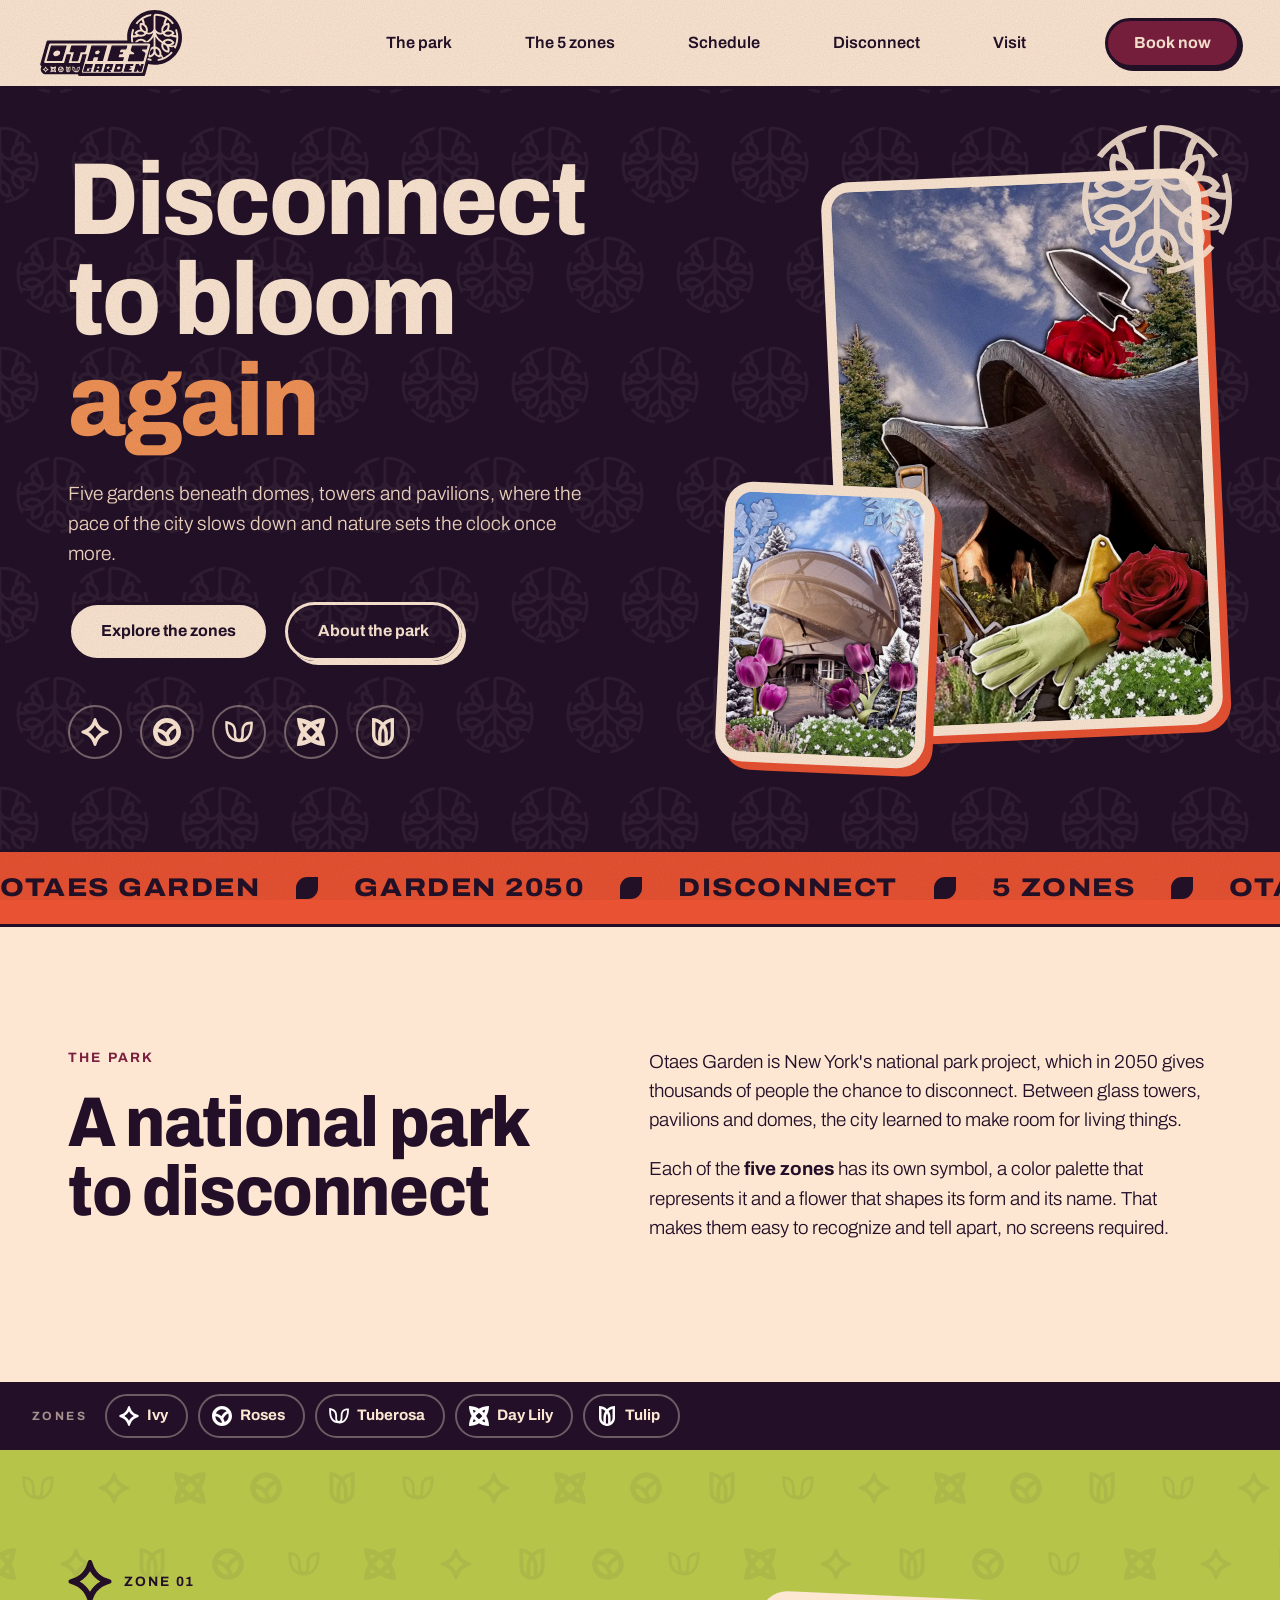
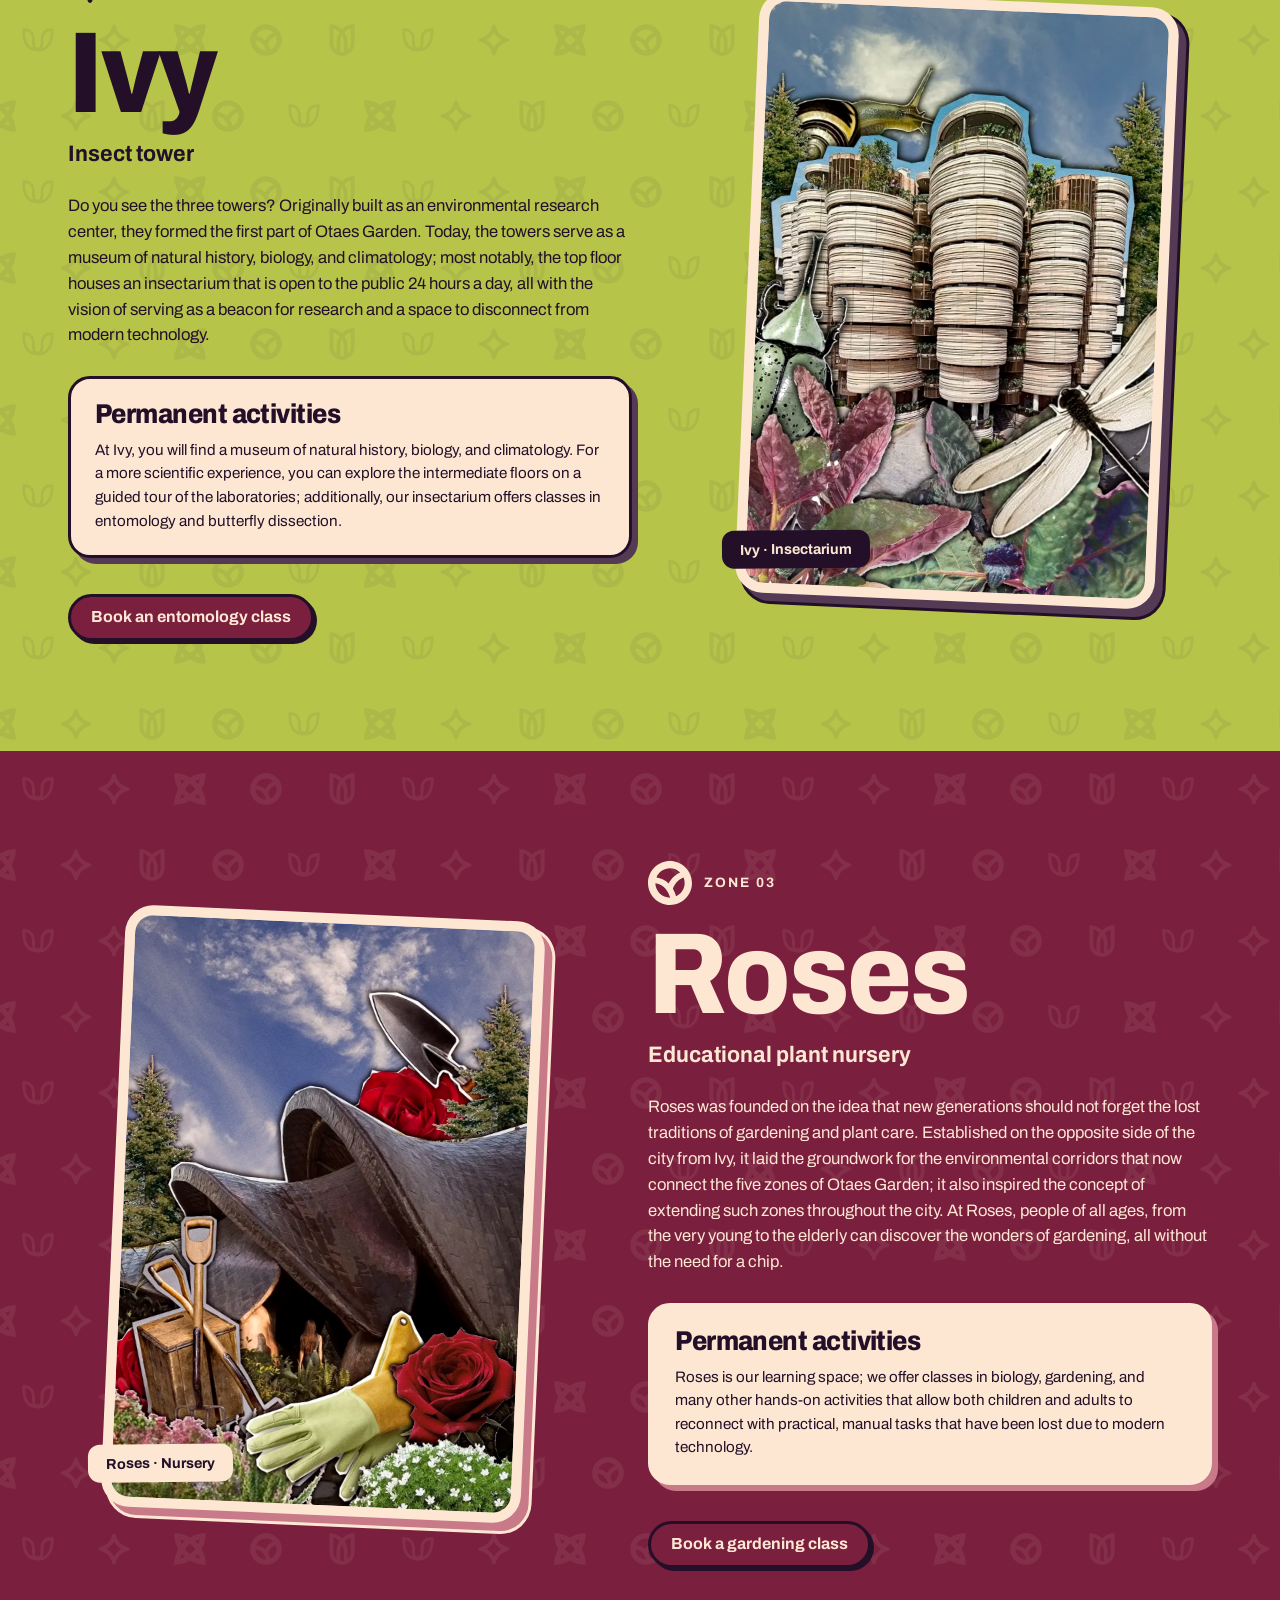
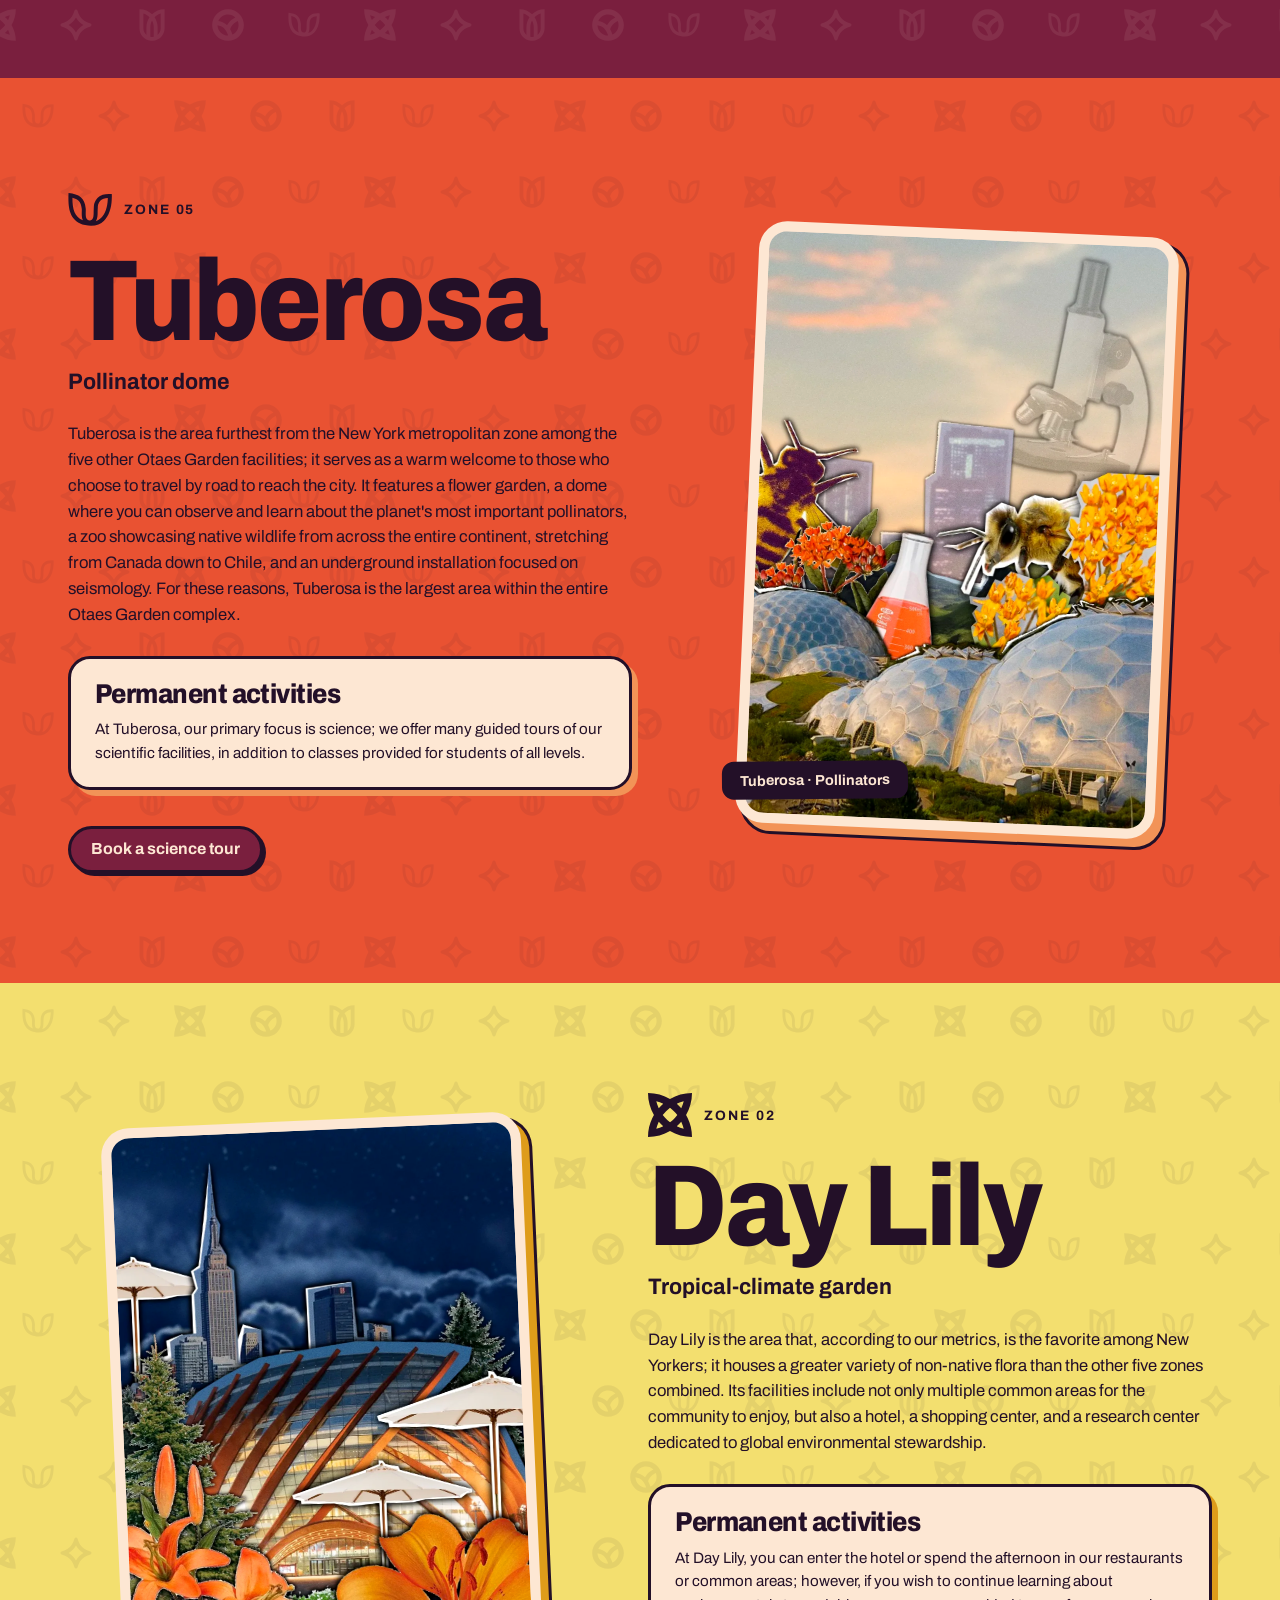
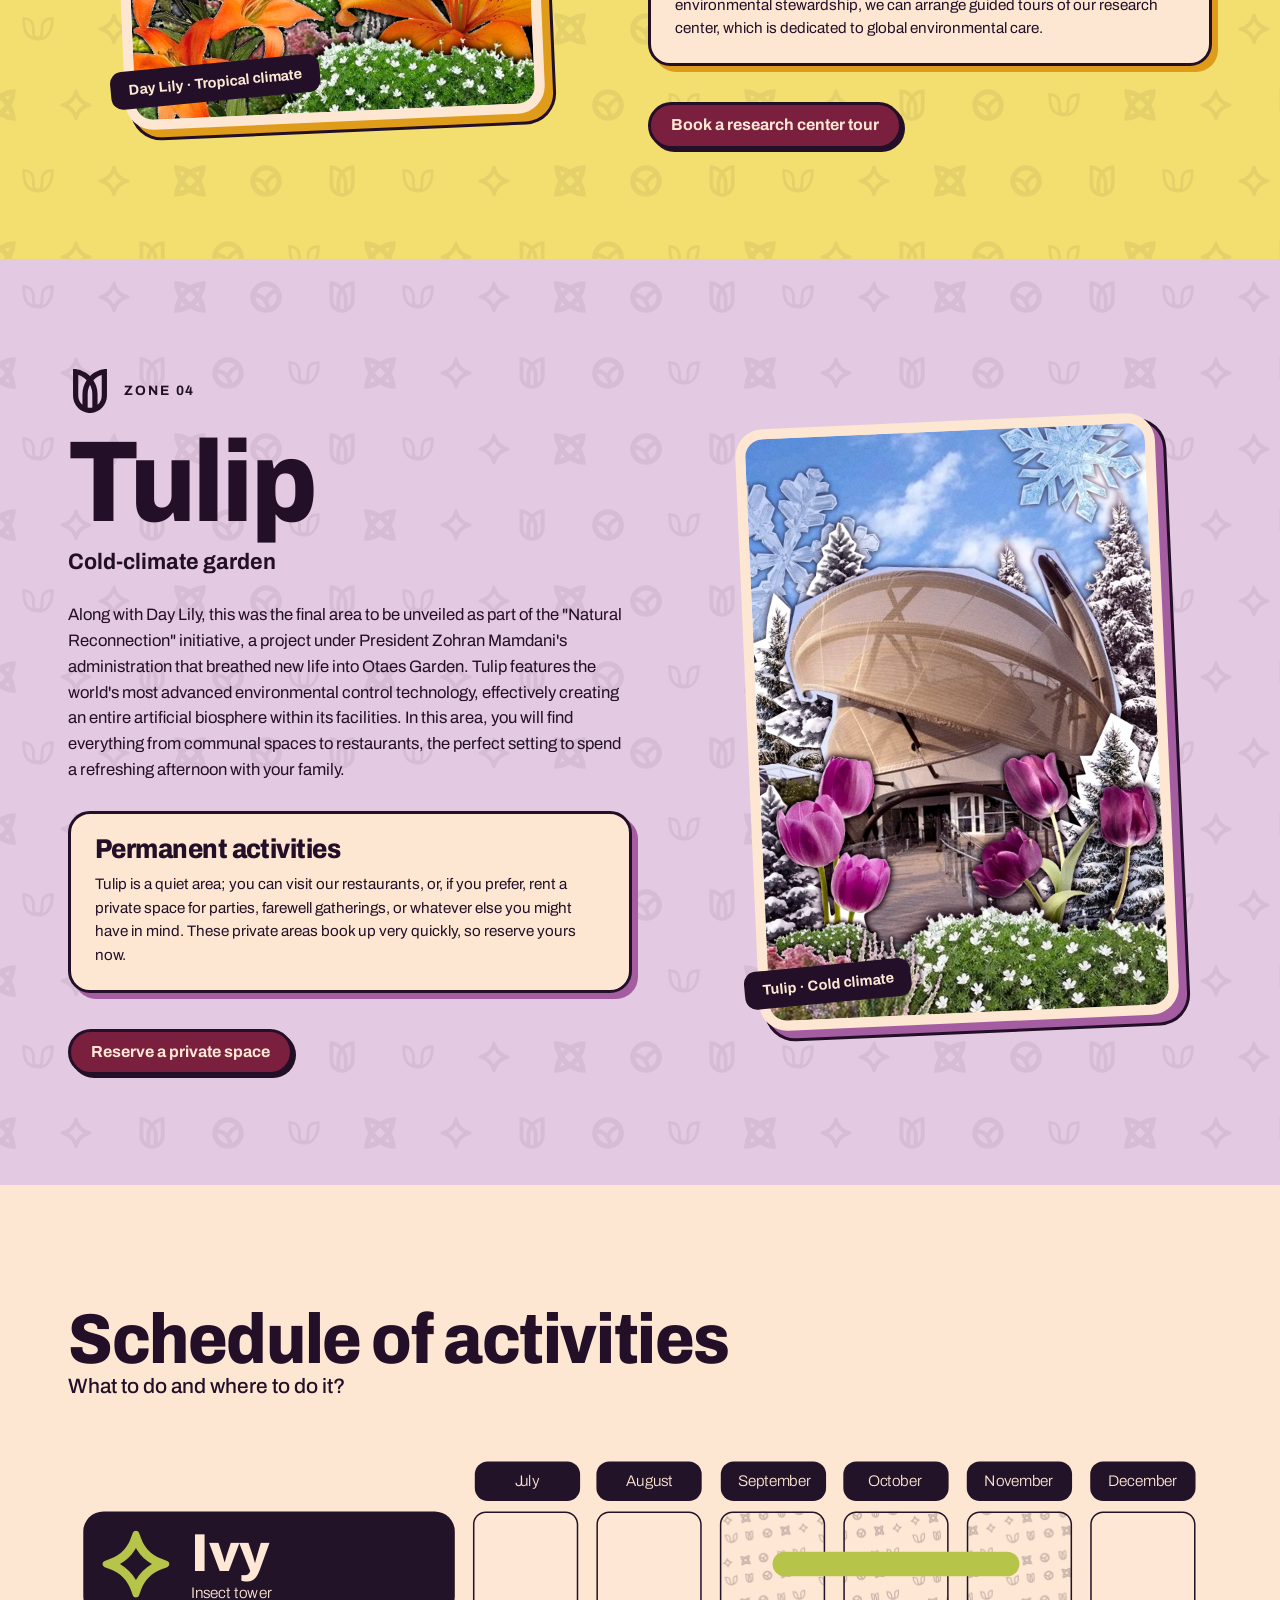
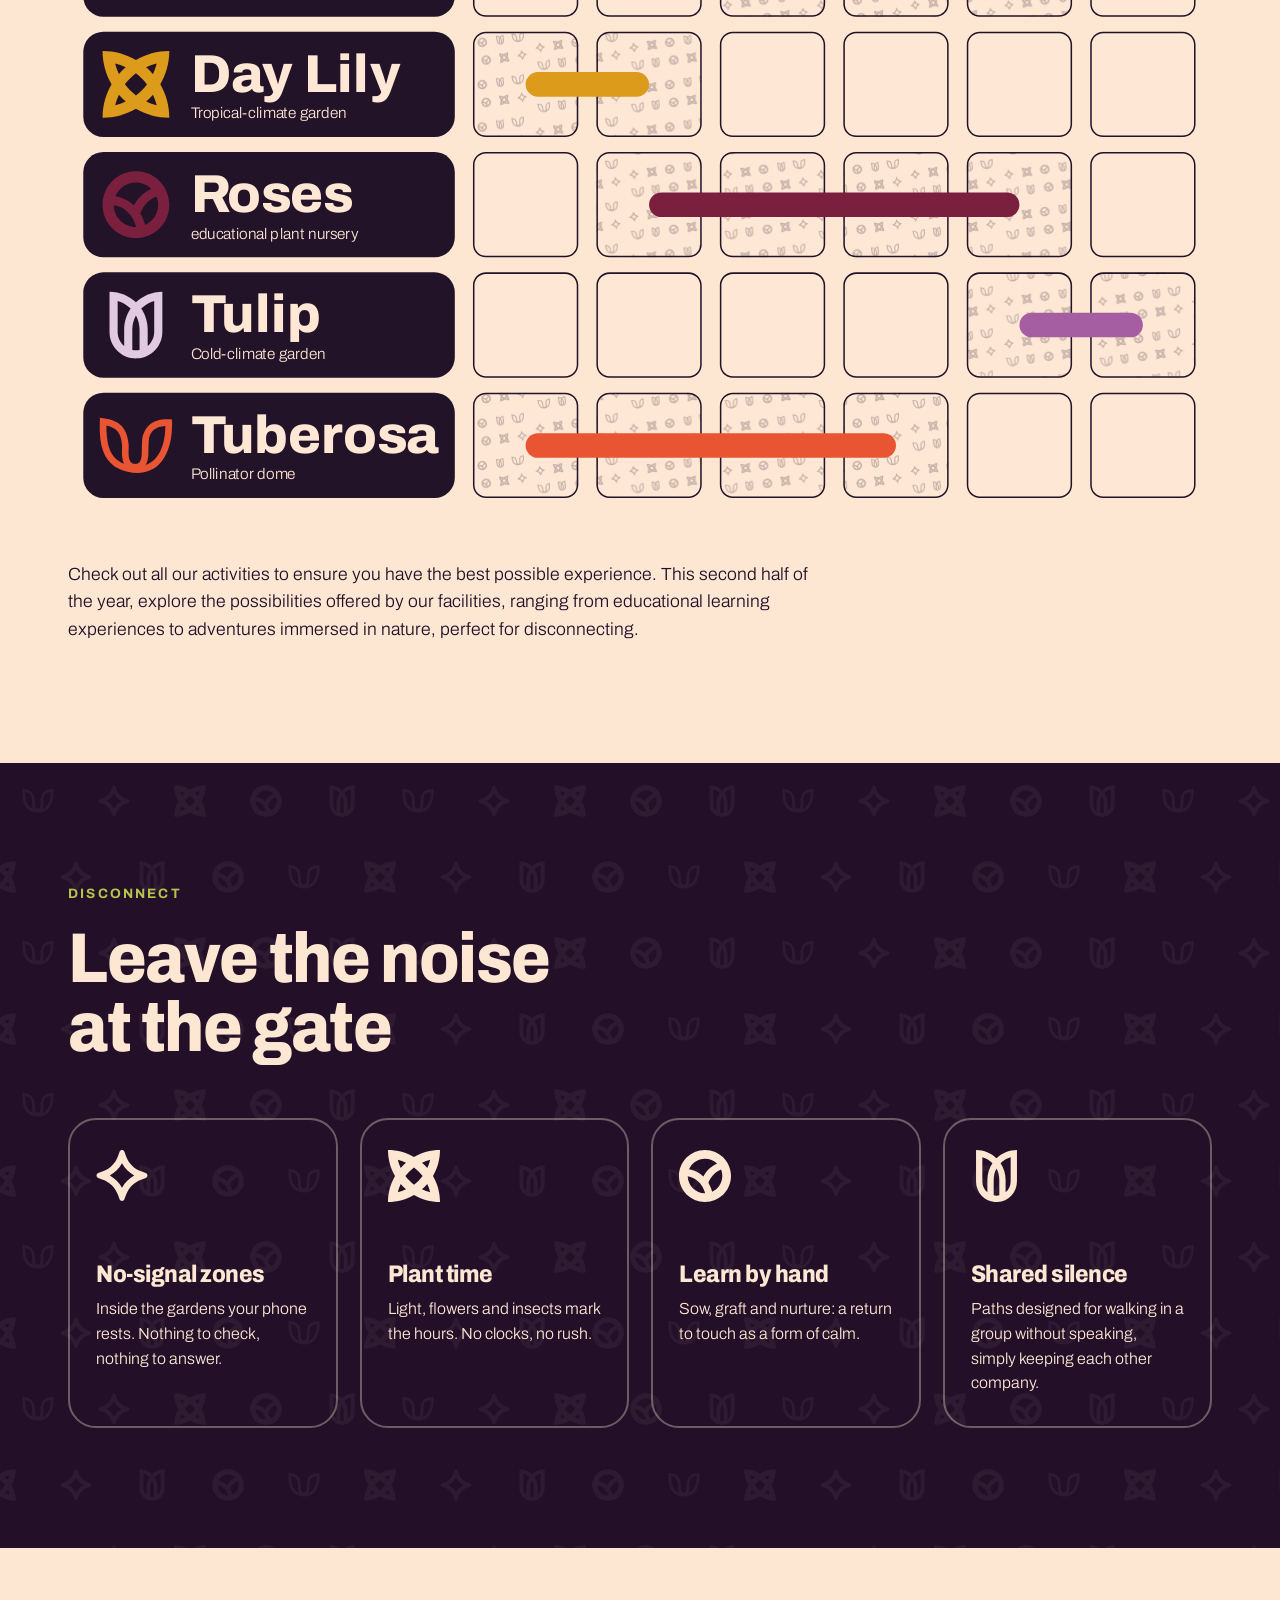
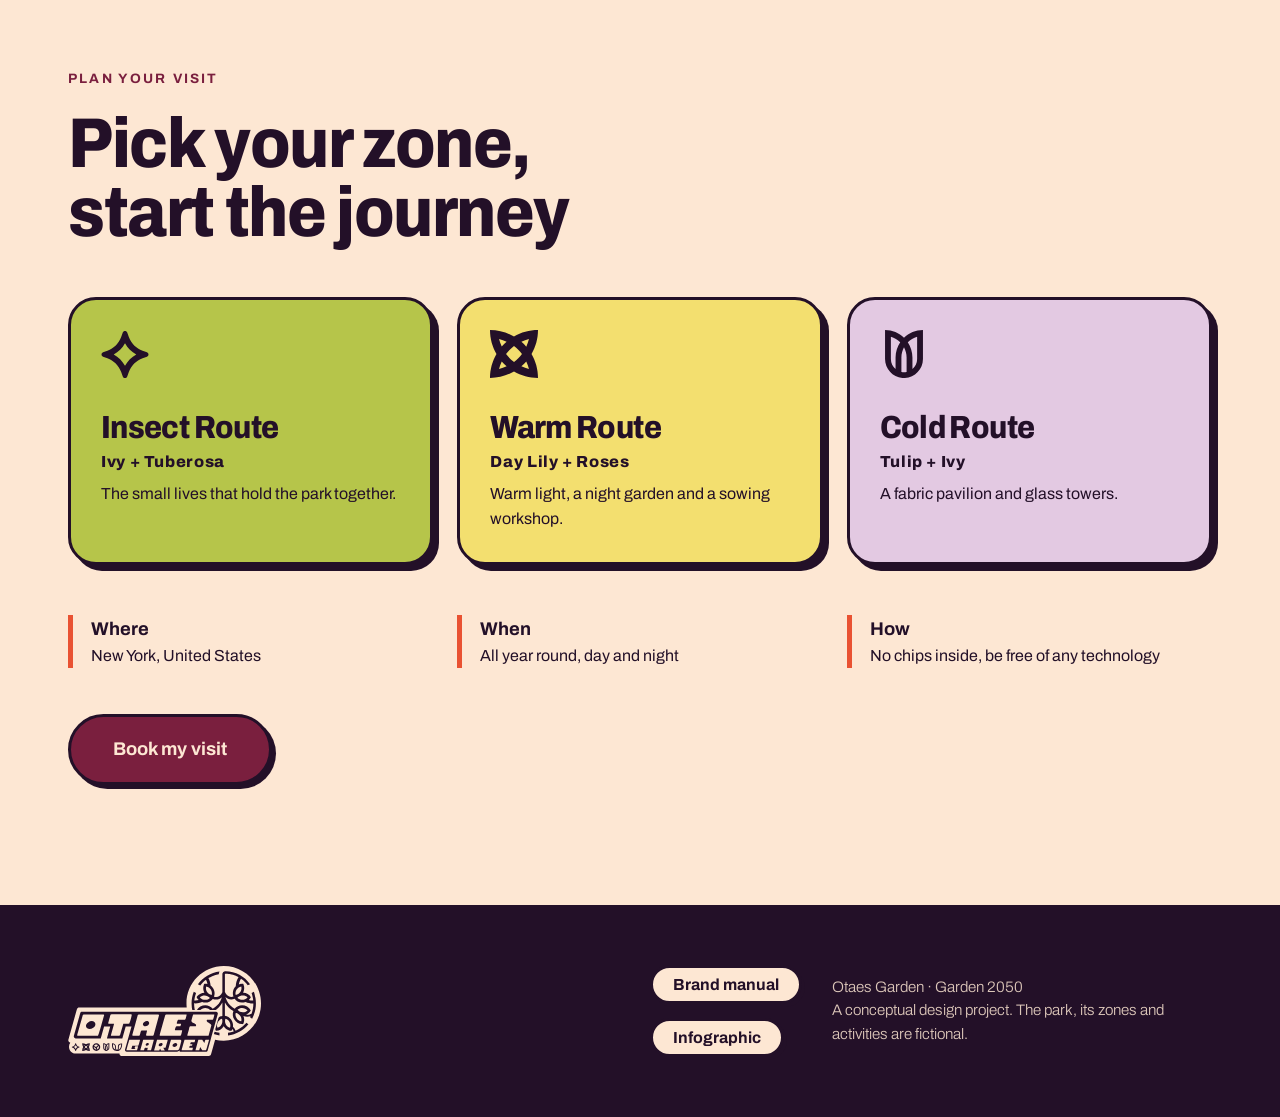
<file: index.html>
<!doctype html>
<html lang="en">
<head>
<meta charset="utf-8">
<meta name="viewport" content="width=device-width, initial-scale=1">
<title>Otaes Garden · National Park 2050</title>
<meta name="description" content="Otaes Garden: a national park in New York, year 2050. Five zones to disconnect: Ivy, Day Lily, Roses, Tulip and Tuberosa.">
<link rel="icon" href="assets/emblem-dark.svg">
<link rel="preconnect" href="https://fonts.googleapis.com">
<link rel="preconnect" href="https://fonts.gstatic.com" crossorigin>
<link href="https://fonts.googleapis.com/css2?family=Archivo:wdth,wght@75..125,300..800&display=swap" rel="stylesheet">
<link rel="stylesheet" href="styles.css?v=9">
</head>
<body>

<header class="nav" id="nav">
  <a class="brand" href="#inicio" aria-label="Otaes Garden, home"><img src="assets/logo-cream.svg" alt="Otaes Garden"></a>
  <nav id="menu" aria-label="Main">
    <a href="#parque">The park</a>
    <a href="#zonas">The 5 zones</a>
    <a href="#schedule">Schedule</a>
    <a href="#desconexion">Disconnect</a>
    <a href="#visita">Visit</a>
    <a class="btn small" href="#visita">Book now</a>
  </nav>
  <button class="burger" aria-label="Open menu" aria-expanded="false" aria-controls="menu"><span></span><span></span></button>
</header>

<!-- HERO -->
<section class="hero" id="inicio">
  <div class="hero-bg" aria-hidden="true"></div>
  <div class="wrap hero-grid">
    <div class="hero-copy">
      <h1>Disconnect<br>to bloom<br><em>again</em></h1>
      <p class="lead">Five gardens beneath domes, towers and pavilions, where the pace of the city slows down and nature sets the clock once more.</p>
      <div class="cta">
        <a class="btn" href="#zonas">Explore the zones</a>
        <a class="btn ghost" href="#parque">About the park</a>
      </div>
      <ul class="sym-row" aria-label="The five zones">
        <li><a href="#ivy" title="Ivy"><img src="assets/sym-ivy-cream.svg" alt="Ivy"></a></li>
        <li><a href="#roses" title="Roses"><img src="assets/sym-roses-cream.svg" alt="Roses"></a></li>
        <li><a href="#tuberosa" title="Tuberosa"><img src="assets/sym-tuberosa-cream.svg" alt="Tuberosa"></a></li>
        <li><a href="#daylily" title="Day Lily"><img src="assets/sym-daylily-cream.svg" alt="Day Lily"></a></li>
        <li><a href="#tulip" title="Tulip"><img src="assets/sym-tulip-cream.svg" alt="Tulip"></a></li>
      </ul>
    </div>
    <div class="hero-art">
      <figure class="sticker big tilt-l"><img src="assets/roses-2.webp" alt="Garden tools and a red rose beside a slate pavilion" fetchpriority="high"></figure>
      <figure class="sticker small tilt-r"><img src="assets/tulip-2.webp" alt="Snowflakes and violet tulips around a fabric pavilion"></figure>
      <img class="emblem-float" src="assets/emblem-cream.svg" alt="" aria-hidden="true">
    </div>
  </div>
</section>

<div class="ticker" aria-hidden="true">
  <div class="ticker-track">
    <span>Otaes Garden</span><i></i><span>Garden 2050</span><i></i><span>Disconnect</span><i></i><span>5 zones</span><i></i>
    <span>Otaes Garden</span><i></i><span>Garden 2050</span><i></i><span>Disconnect</span><i></i><span>5 zones</span><i></i>
    <span>Otaes Garden</span><i></i><span>Garden 2050</span><i></i><span>Disconnect</span><i></i><span>5 zones</span><i></i>
  </div>
</div>

<!-- INTRO -->
<section class="section intro" id="parque">
  <div class="wrap two">
    <div class="rv">
      <p class="eyebrow">The park</p>
      <h2>A national park<br>to disconnect</h2>
    </div>
    <div class="prose rv">
      <p>Otaes Garden is New York's national park project, which in 2050 gives thousands of people the chance to disconnect. Between glass towers, pavilions and domes, the city learned to make room for living things.</p>
      <p>Each of the <b>five zones</b> has its own symbol, a color palette that represents it and a flower that shapes its form and its name. That makes them easy to recognize and tell apart, no screens required.</p>
    </div>
  </div>
</section>

<!-- ZONES -->
<div class="zones-wrap">
<nav class="zone-nav" id="zoneNav" aria-label="Park zones">
  <span class="zn-label">Zones</span>
  <a href="#ivy" data-z="ivy"><img src="assets/sym-ivy-dark.svg" alt=""><b>Ivy</b></a>
  <a href="#roses" data-z="roses"><img src="assets/sym-roses-dark.svg" alt=""><b>Roses</b></a>
  <a href="#tuberosa" data-z="tuberosa"><img src="assets/sym-tuberosa-dark.svg" alt=""><b>Tuberosa</b></a>
  <a href="#daylily" data-z="daylily"><img src="assets/sym-daylily-dark.svg" alt=""><b>Day Lily</b></a>
  <a href="#tulip" data-z="tulip"><img src="assets/sym-tulip-dark.svg" alt=""><b>Tulip</b></a>
</nav>

<div id="zonas">

<section class="zone z-ivy" id="ivy">
  <div class="wrap zone-grid">
    <div class="zone-copy rv">
      <p class="zone-no"><img src="assets/sym-ivy-dark.svg" alt=""> Zone 01</p>
      <h2>Ivy</h2>
      <p class="zone-sub">Insect tower</p>
      <p>Do you see the three towers? Originally built as an environmental research center, they formed the first part of Otaes Garden. Today, the towers serve as a museum of natural history, biology, and climatology; most notably, the top floor houses an insectarium that is open to the public 24 hours a day, all with the vision of serving as a beacon for research and a space to disconnect from modern technology.</p>
      <div class="activity perm">
        <h3>Permanent activities</h3>
        <p>At Ivy, you will find a museum of natural history, biology, and climatology. For a more scientific experience, you can explore the intermediate floors on a guided tour of the laboratories; additionally, our insectarium offers classes in entomology and butterfly dissection.</p>
      </div>
      <a class="btn small perm-btn" href="#inicio">Book an entomology class</a>
    </div>
    <figure class="sticker rv tilt-r"><img loading="lazy" src="assets/ivy-2.webp" alt="Round stacked tower with a snail, a beetle and a dragonfly"><figcaption>Ivy · Insectarium</figcaption></figure>
  </div>
</section>

<section class="zone z-roses rev" id="roses">
  <div class="wrap zone-grid">
    <div class="zone-copy rv">
      <p class="zone-no"><img src="assets/sym-roses-cream.svg" alt=""> Zone 03</p>
      <h2>Roses</h2>
      <p class="zone-sub">Educational plant nursery</p>
      <p>Roses was founded on the idea that new generations should not forget the lost traditions of gardening and plant care. Established on the opposite side of the city from Ivy, it laid the groundwork for the environmental corridors that now connect the five zones of Otaes Garden; it also inspired the concept of extending such zones throughout the city. At Roses, people of all ages, from the very young to the elderly can discover the wonders of gardening, all without the need for a chip.</p>
      <div class="activity perm">
        <h3>Permanent activities</h3>
        <p>Roses is our learning space; we offer classes in biology, gardening, and many other hands-on activities that allow both children and adults to reconnect with practical, manual tasks that have been lost due to modern technology.</p>
      </div>
      <a class="btn small perm-btn" href="#inicio">Book a gardening class</a>
    </div>
    <figure class="sticker rv tilt-r"><img loading="lazy" src="assets/roses-2.webp" alt="Garden tools, a green glove and a red rose"><figcaption>Roses · Nursery</figcaption></figure>
  </div>
</section>

<section class="zone z-tuberosa" id="tuberosa">
  <div class="wrap zone-grid">
    <div class="zone-copy rv">
      <p class="zone-no"><img src="assets/sym-tuberosa-dark.svg" alt=""> Zone 05</p>
      <h2>Tuberosa</h2>
      <p class="zone-sub">Pollinator dome</p>
      <p>Tuberosa is the area furthest from the New York metropolitan zone among the five other Otaes Garden facilities; it serves as a warm welcome to those who choose to travel by road to reach the city. It features a flower garden, a dome where you can observe and learn about the planet's most important pollinators, a zoo showcasing native wildlife from across the entire continent, stretching from Canada down to Chile, and an underground installation focused on seismology. For these reasons, Tuberosa is the largest area within the entire Otaes Garden complex.</p>
      <div class="activity perm">
        <h3>Permanent activities</h3>
        <p>At Tuberosa, our primary focus is science; we offer many guided tours of our scientific facilities, in addition to classes provided for students of all levels.</p>
      </div>
      <a class="btn small perm-btn" href="#inicio">Book a science tour</a>
    </div>
    <figure class="sticker rv tilt-r"><img loading="lazy" src="assets/tuberosa-2.webp" alt="Bees and a microscope above orange milkweed and geodesic domes" class="top"><figcaption>Tuberosa · Pollinators</figcaption></figure>
  </div>
</section>

<section class="zone z-daylily rev" id="daylily">
  <div class="wrap zone-grid">
    <div class="zone-copy rv">
      <p class="zone-no"><img src="assets/sym-daylily-dark.svg" alt=""> Zone 02</p>
      <h2>Day Lily</h2>
      <p class="zone-sub">Tropical-climate garden</p>
      <p>Day Lily is the area that, according to our metrics, is the favorite among New Yorkers; it houses a greater variety of non-native flora than the other five zones combined. Its facilities include not only multiple common areas for the community to enjoy, but also a hotel, a shopping center, and a research center dedicated to global environmental stewardship.</p>
      <div class="activity perm">
        <h3>Permanent activities</h3>
        <p>At Day Lily, you can enter the hotel or spend the afternoon in our restaurants or common areas; however, if you wish to continue learning about environmental stewardship, we can arrange guided tours of our research center, which is dedicated to global environmental care.</p>
      </div>
      <a class="btn small perm-btn" href="#inicio">Book a research center tour</a>
    </div>
    <figure class="sticker rv tilt-l"><img loading="lazy" src="assets/day-lily-2.webp" alt="Night skyline with cream umbrellas and orange lilies"><figcaption>Day Lily · Tropical climate</figcaption></figure>
  </div>
</section>

<section class="zone z-tulip" id="tulip">
  <div class="wrap zone-grid">
    <div class="zone-copy rv">
      <p class="zone-no"><img src="assets/sym-tulip-dark.svg" alt=""> Zone 04</p>
      <h2>Tulip</h2>
      <p class="zone-sub">Cold-climate garden</p>
      <p>Along with Day Lily, this was the final area to be unveiled as part of the "Natural Reconnection" initiative, a project under President Zohran Mamdani's administration that breathed new life into Otaes Garden. Tulip features the world's most advanced environmental control technology, effectively creating an entire artificial biosphere within its facilities. In this area, you will find everything from communal spaces to restaurants, the perfect setting to spend a refreshing afternoon with your family.</p>
      <div class="activity perm">
        <h3>Permanent activities</h3>
        <p>Tulip is a quiet area; you can visit our restaurants, or, if you prefer, rent a private space for parties, farewell gatherings, or whatever else you might have in mind. These private areas book up very quickly, so reserve yours now.</p>
      </div>
      <a class="btn small perm-btn" href="#inicio">Reserve a private space</a>
    </div>
    <figure class="sticker rv tilt-l"><img loading="lazy" src="assets/tulip-2.webp" alt="Snowflakes, snowy trees and violet tulips"><figcaption>Tulip · Cold climate</figcaption></figure>
  </div>
</section>

</div>
</div>

<!-- SCHEDULE OF ACTIVITIES -->
<section class="section sched-sec" id="schedule">
  <div class="wrap">
    <h2>Schedule of activities</h2>
    <p class="sched-sub">What to do and where to do it?</p>
    <div class="sched-scroll">
      <div class="cal">
        <svg class="cal-art" role="img" aria-label="Schedule of activities, July to December" id="Capa_5" data-name="Capa 5" xmlns="http://www.w3.org/2000/svg" xmlns:xlink="http://www.w3.org/1999/xlink" viewBox="0 0 1511.03 880.23">
  <defs>
    <style>
      .cls-1 {
        letter-spacing: 0em;
      }

      .cls-2 {
        letter-spacing: 0em;
      }

      .cls-3 {
        fill: #7b1f3f;
      }

      .cls-4 {
        letter-spacing: 0em;
      }

      .cls-5 {
        letter-spacing: 0em;
      }

      .cls-6 {
        letter-spacing: -.01em;
      }

      .cls-7 {
        letter-spacing: 0em;
      }

      .cls-8 {
        letter-spacing: -.02em;
      }

      .cls-9 {
        letter-spacing: 0em;
      }

      .cls-10 {
        letter-spacing: 0em;
      }

      .cls-11 {
        letter-spacing: 0em;
      }

      .cls-12 {
        letter-spacing: .01em;
      }

      .cls-13 {
        letter-spacing: 0em;
      }

      .cls-14 {
        letter-spacing: 0em;
      }

      .cls-15 {
        letter-spacing: 0em;
      }

      .cls-16 {
        letter-spacing: 0em;
      }

      .cls-17 {
        opacity: .25;
      }

      .cls-18 {
        letter-spacing: 0em;
      }

      .cls-19 {
        fill: #b6c54a;
      }

      .cls-20 {
        letter-spacing: -.05em;
      }

      .cls-21 {
        letter-spacing: -.09em;
      }

      .cls-22 {
        letter-spacing: 0em;
      }

      .cls-23 {
        fill: none;
      }

      .cls-24 {
        font-family: AcuminConcept-Black, 'Acumin Variable Concept';
        font-size: 70.53px;
        font-variation-settings: 'wght' 800, 'wdth' 100, 'slnt' 0;
        font-weight: 800;
      }

      .cls-24, .cls-25, .cls-26 {
        fill: #fee7d4;
      }

      .cls-27 {
        letter-spacing: 0em;
      }

      .cls-28 {
        letter-spacing: 0em;
      }

      .cls-25 {
        font-family: AcuminConcept-Light, 'Acumin Variable Concept';
        font-size: 20.3px;
        font-variation-settings: 'wght' 300, 'wdth' 100, 'slnt' 0;
        font-weight: 300;
      }

      .cls-29 {
        letter-spacing: 0em;
      }

      .cls-30 {
        fill: #e95432;
      }

      .cls-31 {
        letter-spacing: 0em;
      }

      .cls-32 {
        letter-spacing: 0em;
      }

      .cls-33 {
        fill: #231328;
      }

      .cls-34 {
        letter-spacing: 0em;
      }

      .cls-35 {
        letter-spacing: 0em;
      }

      .cls-36 {
        letter-spacing: 0em;
      }

      .cls-37 {
        letter-spacing: 0em;
      }

      .cls-38 {
        letter-spacing: 0em;
      }

      .cls-39 {
        letter-spacing: 0em;
      }

      .cls-40 {
        letter-spacing: 0em;
      }

      .cls-41 {
        fill: #dd9b1b;
      }

      .cls-42 {
        letter-spacing: 0em;
      }

      .cls-43 {
        letter-spacing: .01em;
      }

      .cls-44 {
        letter-spacing: 0em;
      }

      .cls-45 {
        fill: url(#Nueva_muestra_de_motivo_2);
      }

      .cls-46 {
        fill: #e2c9e2;
      }

      .cls-47 {
        letter-spacing: 0em;
      }

      .cls-48 {
        letter-spacing: 0em;
      }

      .cls-49 {
        letter-spacing: .01em;
      }

      .cls-50 {
        letter-spacing: .01em;
      }

      .cls-51 {
        letter-spacing: 0em;
      }

      .cls-52 {
        letter-spacing: 0em;
      }

      .cls-53 {
        letter-spacing: 0em;
      }

      .cls-54 {
        letter-spacing: 0em;
      }

      .cls-55 {
        fill: #a55ea1;
      }

      .cls-56 {
        letter-spacing: 0em;
      }

      .cls-57 {
        letter-spacing: 0em;
      }

      .cls-58 {
        letter-spacing: .03em;
      }

      .cls-59 {
        letter-spacing: -.03em;
      }

      .cls-60 {
        letter-spacing: 0em;
      }

      .cls-61 {
        letter-spacing: 0em;
      }

      .cls-62 {
        letter-spacing: 0em;
      }
    </style>
    <pattern id="Nueva_muestra_de_motivo_2" data-name="Nueva muestra de motivo 2" x="0" y="0" width="123.83" height="55.9" patternTransform="translate(2840.43 79.27)" patternUnits="userSpaceOnUse" viewBox="0 0 123.83 55.9">
      <g>
        <rect class="cls-23" width="123.83" height="55.9"/>
        <path class="cls-33" d="M42.97,22.39c-2.26.32-4.47,0-6.44-.79-1.68,1.32-3.71,2.23-5.97,2.56-.32-2.26,0-4.47.79-6.44-1.32-1.68-2.23-3.71-2.56-5.97,2.26-.32,4.47,0,6.45.79,1.68-1.32,3.71-2.23,5.97-2.56.32,2.26,0,4.47-.79,6.45,1.32,1.68,2.23,3.71,2.56,5.97ZM37.34,13.62c.51.33.99.69,1.45,1.09.2-.67.36-1.36.42-2.06-.66.26-1.28.6-1.86.97ZM37.14,18.01c.3-.4.56-.81.8-1.23-.7-.7-1.49-1.29-2.35-1.77-.69.7-1.29,1.49-1.76,2.35.7.7,1.49,1.29,2.36,1.77.34-.34.67-.72.96-1.11ZM32.44,15.6c.33-.51.69-.99,1.08-1.44-.67-.2-1.35-.36-2.06-.42.26.66.6,1.27.97,1.86ZM34.43,20.51c-.51-.33-.99-.69-1.45-1.09-.2.67-.36,1.35-.42,2.06.66-.25,1.27-.59,1.86-.97ZM38.24,19.96c.67.2,1.35.36,2.06.42-.26-.66-.6-1.27-.97-1.86-.33.51-.69.99-1.08,1.44Z"/>
        <path class="cls-33" d="M65.79,12.81c.49,3.43-1.9,6.61-5.33,7.09s-6.61-1.9-7.09-5.33,1.9-6.61,5.33-7.09,6.61,1.9,7.09,5.33ZM55.53,12.65c.67.02,1.32.13,1.94.33.66.22,1.24.53,1.74.89.26-.74.68-1.56,1.37-2.33.42-.47.91-.89,1.45-1.23-.85-.62-1.92-.92-3.04-.76-1.72.24-3.05,1.51-3.46,3.09ZM60.16,17.83s.03,0,.05,0c-.27-.6-.71-1.37-1.37-2.03h-.02s0-.02,0-.02c-.49-.49-1.11-.91-1.88-1.17-.52-.17-1.02-.24-1.48-.25.36,2.24,2.46,3.79,4.71,3.47ZM63.71,13.11c-.08-.54-.26-1.05-.52-1.5-.43.24-.91.59-1.34,1.07-.77.86-1.1,1.81-1.24,2.53.56.7.94,1.42,1.2,2,1.34-.85,2.13-2.44,1.89-4.11Z"/>
        <path class="cls-33" d="M87.3,3.42l1.06,7.5c.37,2.64-1.39,5.07-3.98,5.58-.08.02-.15.03-.23.05,0,0,0,0-.01,0s0,0,0,0l-.15.02c-.1.01-.2.02-.29.02-2.54.12-4.8-1.7-5.16-4.27l-1.06-7.5c1.91-.27,3.75.24,5.2,1.28,1.1-1.41,2.73-2.41,4.63-2.68ZM83.02,8.56c-.32.85-.43,1.79-.3,2.76l.53,3.74c.22.01.45,0,.68-.03.23-.03.45-.09.67-.16l-.53-3.74c-.14-.96-.51-1.83-1.05-2.56ZM81.63,14.53l-.43-3c-.21-1.47.04-2.89.64-4.13-.76-.57-1.66-.95-2.62-1.08l.82,5.78c.15,1.04.75,1.91,1.59,2.43ZM86.03,5.36c-.89.39-1.65,1.01-2.22,1.76.92,1.02,1.56,2.32,1.77,3.79l.43,3c.65-.73.99-1.73.84-2.78l-.82-5.78Z"/>
        <path class="cls-33" d="M11.76,17.45c-.52,1.35-1.41,2.53-2.56,3.4,1.35.52,2.53,1.41,3.4,2.56.52-1.35,1.41-2.53,2.56-3.4-1.35-.52-2.53-1.41-3.4-2.56M11.31,14.22c.24-.03.51.07.64.33l.59,1.09c.86,1.6,2.38,2.74,4.16,3.12l1.21.26c.57.12.68.89.17,1.17l-1.09.59c-1.6.86-2.74,2.38-3.12,4.16l-.26,1.21c-.06.29-.29.46-.53.49s-.51-.07-.64-.33l-.59-1.09c-.86-1.6-2.38-2.74-4.16-3.12l-1.21-.26c-.57-.12-.68-.89-.17-1.17l1.09-.59c1.6-.86,2.74-2.38,3.12-4.16l.26-1.21c.06-.29.29-.46.53-.49h0Z"/>
        <path class="cls-33" d="M114.55,2.26c.31,3.12-.21,6.15-1.77,8.22-1.4,1.86-3.64,2.96-6.88,2.69-6.34-.54-7.38-6.05-7.92-11.26,4.08-.11,6.32.87,7.29,5.02.33,1.38.07,4.65,2.27,4.2.32-.07.55-.22.71-.43.65-.87.13-2.73.08-3.75-.04-.78-.24-1.73-.11-2.5.17-.95.49-1.71.95-2.31,1.1-1.47,2.95-2.02,5.05-2.14.12.05.29,1.93.32,2.26ZM104.88,11.5c-.67-.94-.81-2.22-.93-3.29-.04-.37-.08-.71-.13-.92-.61-2.59-1.62-3.62-4.13-3.83.63,4.47,1.87,7.28,5.19,8.05ZM112.97,1.66c-1.22.23-2.07.69-2.6,1.39-.33.44-.55.99-.67,1.67-.06.33,0,.84.05,1.34.03.27.06.54.07.82.01.19.05.47.09.77.15,1.08.33,2.39-.16,3.47.72-.35,1.32-.86,1.82-1.52,1.24-1.65,1.76-4.2,1.47-7.17v-.09c-.03-.25-.06-.47-.08-.66Z"/>
        <polygon class="cls-23" points="5.64 19.28 0 20.08 .02 20.25 5.66 19.45 5.64 19.28"/>
        <polygon class="cls-23" points="53.31 26.66 52.5 21.02 13.22 26.6 14.02 32.24 53.31 26.66"/>
        <polygon class="cls-23" points="54.09 32.19 53.29 26.56 14.01 32.13 14.81 37.77 54.09 32.19"/>
        <polygon class="cls-23" points="56.67 50.32 55.87 44.68 16.58 50.26 17.38 55.9 56.67 50.32"/>
        <polygon class="cls-23" points="50.74 8.62 49.94 2.99 10.66 8.57 11.46 14.2 50.74 8.62"/>
        <polygon class="cls-23" points="120.45 2.97 114.81 3.77 114.83 3.94 120.47 3.14 120.45 2.97"/>
        <path class="cls-33" d="M83.18,40.81c2.26-.32,4.29-1.24,5.97-2.56,1.98.8,4.18,1.11,6.45.79-.32-2.26-1.24-4.29-2.56-5.97.8-1.98,1.11-4.18.79-6.45-2.26.32-4.29,1.24-5.97,2.56-1.98-.8-4.18-1.11-6.44-.79.32,2.26,1.24,4.29,2.56,5.97-.8,1.98-1.11,4.18-.79,6.44ZM86.14,30.82c-.4.46-.76.94-1.09,1.45-.38-.59-.72-1.21-.97-1.86.71.06,1.39.22,2.06.42ZM87.56,34.99c-.4-.3-.77-.62-1.11-.96.48-.86,1.07-1.66,1.77-2.36.86.48,1.65,1.07,2.35,1.76-.48.86-1.07,1.66-1.77,2.35-.43-.24-.84-.5-1.23-.8ZM91.4,31.36c-.45-.39-.94-.76-1.44-1.08.58-.38,1.2-.72,1.86-.97-.06.71-.22,1.39-.42,2.06ZM90.86,36.63c.4-.46.76-.94,1.09-1.45.38.59.72,1.2.97,1.86-.7-.06-1.39-.22-2.06-.42ZM87.04,37.17c-.58.38-1.2.72-1.86.97.06-.71.22-1.39.42-2.06.45.39.94.76,1.44,1.08Z"/>
        <path class="cls-33" d="M71.02,36.21c.49,3.43-1.9,6.61-5.33,7.09s-6.61-1.9-7.09-5.33,1.9-6.61,5.33-7.09,6.61,1.9,7.09,5.33ZM60.76,36.05c.67.02,1.32.13,1.94.33.66.22,1.24.53,1.74.89.26-.74.68-1.56,1.37-2.33.42-.47.91-.89,1.45-1.23-.85-.62-1.92-.92-3.04-.76-1.72.24-3.05,1.51-3.46,3.09ZM65.4,41.23s.03,0,.05,0c-.27-.6-.71-1.37-1.37-2.03h-.02s0-.02,0-.02c-.49-.49-1.11-.91-1.88-1.17-.52-.17-1.02-.24-1.48-.25.36,2.24,2.46,3.79,4.71,3.47ZM68.95,36.5c-.08-.54-.26-1.05-.52-1.5-.43.24-.91.59-1.34,1.07-.77.86-1.1,1.81-1.24,2.53.56.7.94,1.42,1.2,2,1.34-.85,2.13-2.44,1.89-4.11Z"/>
        <path class="cls-33" d="M35.32,34.94l1.06,7.5c.37,2.64,2.75,4.49,5.37,4.25.08,0,.16,0,.23-.02,0,0,0,0,0,0s0,0,.01,0l.15-.02c.1-.01.19-.04.29-.06,2.47-.59,4.14-2.97,3.77-5.54l-1.06-7.5c-1.91.27-3.53,1.27-4.63,2.68-1.45-1.04-3.29-1.55-5.2-1.28ZM40.87,38.69c.54.73.92,1.6,1.05,2.56l.53,3.74c-.21.08-.43.13-.67.16-.23.03-.46.04-.68.03l-.53-3.74c-.14-.96-.02-1.9.3-2.76ZM43.86,44.04l-.43-3c-.21-1.47-.85-2.77-1.77-3.79.57-.76,1.33-1.37,2.22-1.76l.82,5.78c.15,1.04-.19,2.05-.84,2.78ZM37.08,36.45c.97.13,1.86.51,2.62,1.08-.6,1.24-.85,2.67-.64,4.13l.43,3c-.83-.52-1.44-1.39-1.59-2.43l-.82-5.78Z"/>
        <path class="cls-33" d="M111.78,27.38c.88,1.15,2.05,2.03,3.4,2.56-1.15.88-2.03,2.05-2.56,3.4-.88-1.15-2.05-2.03-3.4-2.56,1.15-.88,2.03-2.05,2.56-3.4M111.32,24.15c-.24.03-.47.21-.53.49l-.26,1.21c-.38,1.78-1.53,3.29-3.12,4.16l-1.09.59c-.52.28-.41,1.05.17,1.17l1.21.26c1.78.38,3.29,1.53,4.16,3.12l.59,1.09c.14.26.4.36.64.33s.47-.21.53-.49l.26-1.21c.38-1.78,1.53-3.29,3.12-4.16l1.09-.59c.52-.28.41-1.05-.17-1.17l-1.21-.26c-1.78-.38-3.29-1.53-4.16-3.12l-.59-1.09c-.14-.26-.4-.36-.64-.33h0Z"/>
        <path class="cls-33" d="M8.83,41.42c.57,3.08,1.91,5.85,3.99,7.41,1.86,1.4,4.32,1.83,7.35.66,5.94-2.28,5.41-7.87,4.47-13.02-3.95,1.04-5.82,2.6-5.61,6.86.07,1.42,1.22,4.48-1.01,4.66-.33.03-.59-.06-.8-.21-.87-.65-.89-2.59-1.12-3.58-.17-.76-.25-1.73-.59-2.43-.42-.86-.95-1.5-1.56-1.96-1.47-1.1-3.39-1.12-5.45-.65-.1.08.26,1.94.32,2.26ZM20.69,47.59c.38-1.09.16-2.36-.02-3.42-.06-.36-.12-.71-.13-.92-.14-2.65.54-3.92,2.9-4.83.64,4.47.24,7.51-2.75,9.18ZM10.17,40.39c1.23-.12,2.18.08,2.88.61.44.33.8.79,1.11,1.42.15.3.24.81.32,1.3.05.27.09.54.16.81.04.19.08.47.13.76.16,1.08.35,2.39,1.12,3.28-.79-.14-1.51-.46-2.17-.95-1.65-1.24-2.86-3.54-3.41-6.48l-.02-.09c-.05-.25-.09-.47-.12-.65Z"/>
        <polygon class="cls-23" points="118.17 27.43 123.81 26.63 123.83 26.8 118.19 27.6 118.17 27.43"/>
        <polygon class="cls-23" points="3.36 43.74 9 42.94 9.02 43.11 3.39 43.91 3.36 43.74"/>
      </g>
    </pattern>
  </defs>
  <rect class="cls-33" x="20.19" y="564.48" width="490.72" height="139.08" rx="26.61" ry="26.61"/>
  <g>
    <rect class="cls-33" x="20.19" y="405.56" width="490.72" height="139.08" rx="26.61" ry="26.61"/>
    <path class="cls-3" d="M89.73,431.02c-24.34,0-44.07,19.73-44.07,44.07s19.73,44.07,44.07,44.07,44.07-19.73,44.07-44.07-19.73-44.07-44.07-44.07ZM89.73,445.74c7.92,0,15.12,3.16,20.4,8.28-4.08,1.86-7.9,4.24-11.3,7.12-5.51,4.66-9.25,9.93-11.8,14.83-3.13-3-6.83-5.71-11.22-7.9-4.13-2.05-8.57-3.47-13.2-4.24,4.43-10.61,14.91-18.1,27.11-18.1ZM60.39,475.67c3.2.51,6.63,1.47,10.07,3.19,5.09,2.53,8.97,6.11,11.93,9.98,0,.04-.02.09-.03.14l.17.04c3.97,5.24,6.25,11,7.54,15.44-.11,0-.22,0-.33,0-16,0-29.04-12.86-29.34-28.79ZM101.84,501.83c-1.2-4.33-3.17-9.72-6.37-15.12,1.71-4.89,4.96-11.15,11.13-16.38,3.49-2.95,7.11-4.88,10.36-6.15,1.36,3.38,2.11,7.06,2.11,10.92,0,11.87-7.08,22.11-17.24,26.73Z"/>
    <g>
      <text class="cls-24" transform="translate(162.11 484.86)"><tspan class="cls-29" x="0" y="0">R</tspan><tspan x="48.24" y="0">o</tspan><tspan class="cls-16" x="92.18" y="0">s</tspan><tspan x="131.33" y="0">es</tspan></text>
      <text class="cls-25" transform="translate(162.11 520.05)"><tspan class="cls-48" x="0" y="0">e</tspan><tspan x="10.51" y="0">d</tspan><tspan class="cls-60" x="21.86" y="0">u</tspan><tspan class="cls-4" x="32.96" y="0">c</tspan><tspan class="cls-31" x="43.05" y="0">a</tspan><tspan class="cls-2" x="53.42" y="0">t</tspan><tspan x="59.51" y="0">io</tspan><tspan class="cls-36" x="75" y="0">n</tspan><tspan class="cls-47" x="86.16" y="0">al p</tspan><tspan class="cls-15" x="117.78" y="0">l</tspan><tspan class="cls-47" x="122.21" y="0">a</tspan><tspan class="cls-62" x="132.7" y="0">n</tspan><tspan class="cls-10" x="143.9" y="0">t </tspan><tspan class="cls-36" x="155.25" y="0">n</tspan><tspan x="166.41" y="0">u</tspan><tspan class="cls-4" x="177.5" y="0">r</tspan><tspan class="cls-60" x="184.4" y="0">s</tspan><tspan x="193.69" y="0">e</tspan><tspan class="cls-58" x="204.08" y="0">r</tspan><tspan class="cls-47" x="211.55" y="0">y</tspan></text>
    </g>
  </g>
  <g>
    <rect class="cls-33" x="20.19" y="87.7" width="490.72" height="139.08" rx="26.61" ry="26.61"/>
    <path class="cls-19" d="M89.73,136.1c4.97,8.86,12.28,16.17,21.14,21.14-8.86,4.97-16.17,12.28-21.14,21.14-4.97-8.86-12.28-16.17-21.14-21.14,8.86-4.97,16.17-12.28,21.14-21.14M89.73,113.17c-1.72,0-3.45.97-4.16,2.9l-3.02,8.16c-4.43,11.97-13.86,21.4-25.83,25.83l-8.16,3.02c-3.87,1.43-3.87,6.9,0,8.33l8.16,3.02c11.97,4.43,21.4,13.86,25.83,25.83l3.02,8.16c.71,1.93,2.44,2.9,4.16,2.9s3.45-.97,4.16-2.9l3.02-8.16c4.43-11.97,13.86-21.4,25.83-25.83l8.16-3.02c3.87-1.43,3.87-6.9,0-8.33l-8.16-3.02c-11.97-4.43-21.4-13.86-25.83-25.83l-3.02-8.16c-.71-1.93-2.44-2.9-4.16-2.9h0Z"/>
    <g>
      <text class="cls-24" transform="translate(162.11 167)"><tspan class="cls-29" x="0" y="0">I</tspan><tspan class="cls-61" x="23.84" y="0">v</tspan><tspan x="63.9" y="0">y</tspan></text>
      <text class="cls-25" transform="translate(162.11 202.19)"><tspan class="cls-35" x="0" y="0">I</tspan><tspan class="cls-53" x="5.14" y="0">n</tspan><tspan class="cls-60" x="16.34" y="0">s</tspan><tspan class="cls-48" x="25.63" y="0">e</tspan><tspan class="cls-49" x="36.15" y="0">c</tspan><tspan class="cls-10" x="46.4" y="0">t </tspan><tspan class="cls-15" x="57.74" y="0">t</tspan><tspan class="cls-53" x="63.73" y="0">o</tspan><tspan class="cls-28" x="74.57" y="0">w</tspan><tspan x="89.65" y="0">er</tspan></text>
    </g>
  </g>
  <g>
    <path class="cls-46" d="M89.73,603.99c-9.06-8.69-21.34-14.04-34.88-14.04v53.19c0,18.21,13.93,33.15,31.71,34.79.67.1,1.36.16,2.06.16h1.04s.05,0,.07,0,.05,0,.07,0c.56,0,1.11-.03,1.65-.09,18.47-.94,33.16-16.16,33.16-34.86v-53.19c-13.54,0-25.83,5.35-34.88,14.04ZM94.52,640.36v26.51c-1.55.32-3.15.48-4.79.49-1.64,0-3.24-.17-4.79-.49v-26.51c0-6.83,1.74-13.26,4.79-18.88,3.05,5.62,4.79,12.05,4.79,18.88ZM65.58,643.15v-40.98c6.59,1.85,12.46,5.39,17.19,10.08-5.41,8.03-8.57,17.71-8.57,28.12v21.29c-5.26-4.45-8.62-11.08-8.62-18.5ZM113.87,643.15c0,7.41-3.36,14.05-8.62,18.5v-21.29c0-10.41-3.16-20.08-8.57-28.12,4.73-4.69,10.6-8.23,17.19-10.08v40.98Z"/>
    <g>
      <text class="cls-24" transform="translate(162.11 643.79)"><tspan class="cls-20" x="0" y="0">T</tspan><tspan x="40.13" y="0">ul</tspan><tspan class="cls-11" x="105.44" y="0">i</tspan><tspan class="cls-39" x="127.17" y="0">p</tspan></text>
      <text class="cls-25" transform="translate(162.11 678.98)"><tspan class="cls-13" x="0" y="0">C</tspan><tspan x="13.84" y="0">ol</tspan><tspan class="cls-31" x="29.33" y="0">d</tspan><tspan class="cls-34" x="40.55" y="0">-</tspan><tspan x="48.33" y="0">cli</tspan><tspan class="cls-36" x="67.49" y="0">ma</tspan><tspan class="cls-32" x="94.72" y="0">t</tspan><tspan class="cls-56" x="100.71" y="0">e</tspan><tspan class="cls-47" x="111.06" y="0"> </tspan><tspan class="cls-5" x="116.28" y="0">g</tspan><tspan x="127.36" y="0">a</tspan><tspan class="cls-40" x="137.86" y="0">r</tspan><tspan x="144.53" y="0">den</tspan></text>
    </g>
  </g>
  <g>
    <rect class="cls-33" x="20.19" y="246.63" width="490.72" height="139.08" rx="26.61" ry="26.61"/>
    <path class="cls-41" d="M121.89,316.17c7.51-12.97,11.88-27.98,11.88-44.05-16.06,0-31.08,4.37-44.04,11.88-12.97-7.51-27.98-11.88-44.05-11.88,0,16.06,4.37,31.08,11.88,44.05-7.51,12.97-11.88,27.98-11.88,44.04,16.06,0,31.08-4.37,44.05-11.88,12.97,7.51,27.98,11.88,44.04,11.88,0-16.06-4.37-31.08-11.88-44.04ZM117.19,288.72c-1.11,4.83-2.87,9.44-4.93,13.93-2.78-3.21-5.78-6.21-8.98-8.99,4.44-2.05,9.04-3.81,13.91-4.94ZM89.78,330.8c-5.54-4.17-10.48-9.09-14.64-14.63,4.16-5.52,9.07-10.44,14.59-14.6,5.54,4.17,10.46,9.1,14.63,14.64-2.06,2.73-4.32,5.33-6.78,7.79-2.46,2.46-5.06,4.72-7.79,6.78ZM62.29,288.73c4.86,1.13,9.45,2.89,13.89,4.94-3.19,2.77-6.18,5.76-8.95,8.95-2.04-4.44-3.81-9.03-4.94-13.89ZM62.28,343.64c1.13-4.87,2.9-9.47,4.94-13.91,2.78,3.21,5.78,6.21,8.99,8.98-4.48,2.06-9.1,3.82-13.93,4.93ZM112.23,329.72c2.04,4.44,3.81,9.03,4.94,13.89-4.86-1.13-9.45-2.89-13.89-4.94,3.2-2.77,6.18-5.76,8.95-8.95Z"/>
    <g>
      <text class="cls-24" transform="translate(162.11 325.93)"><tspan class="cls-9" x="0" y="0">D</tspan><tspan class="cls-37" x="52.76" y="0">a</tspan><tspan x="94.37" y="0">y </tspan><tspan class="cls-12" x="149.52" y="0">L</tspan><tspan class="cls-39" x="193.32" y="0">i</tspan><tspan class="cls-43" x="214.91" y="0">l</tspan><tspan x="237.26" y="0">y</tspan></text>
      <text class="cls-25" transform="translate(162.11 361.12)"><tspan class="cls-21" x="0" y="0">T</tspan><tspan class="cls-40" x="9.38" y="0">r</tspan><tspan x="16.05" y="0">o</tspan><tspan class="cls-4" x="26.97" y="0">p</tspan><tspan class="cls-47" x="38.38" y="0">i</tspan><tspan class="cls-4" x="42.95" y="0">c</tspan><tspan x="53.04" y="0">a</tspan><tspan class="cls-31" x="63.53" y="0">l</tspan><tspan class="cls-34" x="67.97" y="0">-</tspan><tspan x="75.75" y="0">cli</tspan><tspan class="cls-36" x="94.91" y="0">ma</tspan><tspan class="cls-15" x="122.15" y="0">t</tspan><tspan class="cls-2" x="128.13" y="0">e</tspan><tspan class="cls-47" x="138.48" y="0"> </tspan><tspan class="cls-5" x="143.7" y="0">g</tspan><tspan x="154.78" y="0">a</tspan><tspan class="cls-40" x="165.28" y="0">r</tspan><tspan x="171.95" y="0">den</tspan></text>
    </g>
  </g>
  <g>
    <rect class="cls-33" x="20.19" y="723.41" width="490.72" height="139.08" rx="26.61" ry="26.61"/>
    <path class="cls-30" d="M137.24,758.79c-12.23-1.06-23.31.64-30.85,8.18-3.11,3.11-5.62,7.22-7.35,12.54-1.42,4.35-1.05,9.97-1.43,14.48-.5,5.91.94,17.1-3.51,21.55-1.08,1.08-2.51,1.77-4.41,1.88-13,.78-8.89-17.81-9.63-26.03-2.23-24.7-14.29-32.16-37.88-34.89-1.18,30.45.33,63.05,36.37,71.32,18.44,4.23,32.22-.27,41.79-9.84,10.68-10.68,16.11-27.67,16.89-45.89.08-1.93.63-12.9,0-13.29ZM50.7,766.75c14.29,3.27,19.25,10.03,20.64,25.42.11,1.25.05,3.28,0,5.43-.18,6.28-.4,13.78,2.69,19.73-18.53-7.13-23.36-24.32-23.31-50.58ZM128.52,771.15l-.02.55c-.75,17.35-5.84,31.58-14.34,40.08-3.38,3.38-7.29,5.8-11.71,7.25,3.74-5.78,3.76-13.47,3.77-19.82,0-1.74,0-3.37.1-4.49.13-1.59.19-3.2.24-4.77.09-2.89.19-5.89.8-7.74,1.25-3.83,2.96-6.8,5.22-9.06,3.59-3.59,8.89-5.53,16.1-5.86-.04,1.1-.09,2.38-.16,3.85Z"/>
    <g>
      <text class="cls-24" transform="translate(162.11 802.71)"><tspan class="cls-20" x="0" y="0">T</tspan><tspan x="40.13" y="0">u</tspan><tspan class="cls-51" x="83.86" y="0">b</tspan><tspan class="cls-42" x="128.93" y="0">e</tspan><tspan class="cls-27" x="171.53" y="0">r</tspan><tspan x="201.58" y="0">o</tspan><tspan class="cls-42" x="245.51" y="0">s</tspan><tspan x="284.8" y="0">a</tspan></text>
      <text class="cls-25" transform="translate(162.94 837.9)"><tspan class="cls-59" x="0" y="0">P</tspan><tspan x="12.06" y="0">olli</tspan><tspan class="cls-36" x="36.68" y="0">na</tspan><tspan class="cls-32" x="58.21" y="0">t</tspan><tspan x="64.2" y="0">or dom</tspan><tspan class="cls-56" x="126.43" y="0">e</tspan></text>
    </g>
  </g>
  <g>
    <rect class="cls-26" x="535.88" y="88.7" width="137.08" height="137.08" rx="15.93" ry="15.93"/>
    <path class="cls-33" d="M657.03,89.7c8.23,0,14.93,6.7,14.93,14.93v105.22c0,8.23-6.7,14.93-14.93,14.93h-105.22c-8.23,0-14.93-6.7-14.93-14.93v-105.22c0-8.23,6.7-14.93,14.93-14.93h105.22M657.03,87.7h-105.22c-9.35,0-16.93,7.58-16.93,16.93v105.22c0,9.35,7.58,16.93,16.93,16.93h105.22c9.35,0,16.93-7.58,16.93-16.93v-105.22c0-9.35-7.58-16.93-16.93-16.93h0Z"/>
  </g>
  <g>
    <rect class="cls-26" x="535.88" y="247.63" width="137.08" height="137.08" rx="15.95" ry="15.95"/>
    <path class="cls-33" d="M657.02,248.63c8.24,0,14.95,6.71,14.95,14.95v105.18c0,8.24-6.71,14.95-14.95,14.95h-105.18c-8.24,0-14.95-6.71-14.95-14.95v-105.18c0-8.24,6.71-14.95,14.95-14.95h105.18M657.02,246.63h-105.18c-9.36,0-16.95,7.59-16.95,16.95v105.18c0,9.36,7.59,16.95,16.95,16.95h105.18c9.36,0,16.95-7.59,16.95-16.95v-105.18c0-9.36-7.59-16.95-16.95-16.95h0Z"/>
  </g>
  <g>
    <rect class="cls-26" x="535.88" y="406.56" width="137.08" height="137.08" rx="15.97" ry="15.97"/>
    <path class="cls-33" d="M657,407.56c8.25,0,14.97,6.72,14.97,14.97v105.15c0,8.25-6.72,14.97-14.97,14.97h-105.15c-8.25,0-14.97-6.72-14.97-14.97v-105.15c0-8.25,6.72-14.97,14.97-14.97h105.15M657,405.56h-105.15c-9.37,0-16.97,7.6-16.97,16.97v105.15c0,9.37,7.6,16.97,16.97,16.97h105.15c9.37,0,16.97-7.6,16.97-16.97v-105.15c0-9.37-7.6-16.97-16.97-16.97h0Z"/>
  </g>
  <g>
    <path class="cls-26" d="M551.99,565.48h104.87c8.89,0,16.11,7.22,16.11,16.11v104.87c0,8.89-7.22,16.11-16.11,16.11h-104.87c-8.89,0-16.11-7.22-16.11-16.11v-104.87c0-8.89,7.22-16.11,16.11-16.11Z"/>
    <path class="cls-33" d="M656.86,566.48c8.33,0,15.11,6.78,15.11,15.11v104.87c0,8.33-6.78,15.11-15.11,15.11h-104.87c-8.33,0-15.11-6.78-15.11-15.11v-104.87c0-8.33,6.78-15.11,15.11-15.11h104.87M656.86,564.48h-104.87c-9.45,0-17.11,7.66-17.11,17.11v104.87c0,9.45,7.66,17.11,17.11,17.11h104.87c9.45,0,17.11-7.66,17.11-17.11v-104.87c0-9.45-7.66-17.11-17.11-17.11h0Z"/>
  </g>
  <g>
    <path class="cls-26" d="M551.99,724.41h104.87c8.89,0,16.11,7.22,16.11,16.11v104.87c0,8.89-7.22,16.11-16.11,16.11h-104.87c-8.89,0-16.11-7.22-16.11-16.11v-104.87c0-8.89,7.22-16.11,16.11-16.11Z"/>
    <path class="cls-33" d="M656.86,725.41c8.33,0,15.11,6.78,15.11,15.11v104.87c0,8.33-6.78,15.11-15.11,15.11h-104.87c-8.33,0-15.11-6.78-15.11-15.11v-104.87c0-8.33,6.78-15.11,15.11-15.11h104.87M656.86,723.41h-104.87c-9.45,0-17.11,7.66-17.11,17.11v104.87c0,9.45,7.66,17.11,17.11,17.11h104.87c9.45,0,17.11-7.66,17.11-17.11v-104.87c0-9.45-7.66-17.11-17.11-17.11h0Z"/>
  </g>
  <g>
    <rect class="cls-26" x="698.94" y="88.7" width="137.08" height="137.08" rx="15.93" ry="15.93"/>
    <path class="cls-33" d="M820.1,89.7c8.23,0,14.93,6.7,14.93,14.93v105.22c0,8.23-6.7,14.93-14.93,14.93h-105.22c-8.23,0-14.93-6.7-14.93-14.93v-105.22c0-8.23,6.7-14.93,14.93-14.93h105.22M820.1,87.7h-105.22c-9.35,0-16.93,7.58-16.93,16.93v105.22c0,9.35,7.58,16.93,16.93,16.93h105.22c9.35,0,16.93-7.58,16.93-16.93v-105.22c0-9.35-7.58-16.93-16.93-16.93h0Z"/>
  </g>
  <g>
    <rect class="cls-26" x="698.94" y="247.63" width="137.08" height="137.08" rx="15.95" ry="15.95"/>
    <path class="cls-33" d="M820.08,248.63c8.24,0,14.95,6.71,14.95,14.95v105.18c0,8.24-6.71,14.95-14.95,14.95h-105.18c-8.24,0-14.95-6.71-14.95-14.95v-105.18c0-8.24,6.71-14.95,14.95-14.95h105.18M820.08,246.63h-105.18c-9.36,0-16.95,7.59-16.95,16.95v105.18c0,9.36,7.59,16.95,16.95,16.95h105.18c9.36,0,16.95-7.59,16.95-16.95v-105.18c0-9.36-7.59-16.95-16.95-16.95h0Z"/>
  </g>
  <g>
    <rect class="cls-26" x="698.94" y="406.56" width="137.08" height="137.08" rx="15.97" ry="15.97"/>
    <path class="cls-33" d="M820.06,407.56c8.25,0,14.97,6.72,14.97,14.97v105.15c0,8.25-6.72,14.97-14.97,14.97h-105.15c-8.25,0-14.97-6.72-14.97-14.97v-105.15c0-8.25,6.72-14.97,14.97-14.97h105.15M820.06,405.56h-105.15c-9.37,0-16.97,7.6-16.97,16.97v105.15c0,9.37,7.6,16.97,16.97,16.97h105.15c9.37,0,16.97-7.6,16.97-16.97v-105.15c0-9.37-7.6-16.97-16.97-16.97h0Z"/>
  </g>
  <g>
    <path class="cls-26" d="M715.05,565.48h104.87c8.89,0,16.11,7.22,16.11,16.11v104.87c0,8.89-7.22,16.11-16.11,16.11h-104.87c-8.89,0-16.11-7.22-16.11-16.11v-104.87c0-8.89,7.22-16.11,16.11-16.11Z"/>
    <path class="cls-33" d="M819.92,566.48c8.33,0,15.11,6.78,15.11,15.11v104.87c0,8.33-6.78,15.11-15.11,15.11h-104.87c-8.33,0-15.11-6.78-15.11-15.11v-104.87c0-8.33,6.78-15.11,15.11-15.11h104.87M819.92,564.48h-104.87c-9.45,0-17.11,7.66-17.11,17.11v104.87c0,9.45,7.66,17.11,17.11,17.11h104.87c9.45,0,17.11-7.66,17.11-17.11v-104.87c0-9.45-7.66-17.11-17.11-17.11h0Z"/>
  </g>
  <g>
    <path class="cls-26" d="M715.05,724.41h104.87c8.89,0,16.11,7.22,16.11,16.11v104.87c0,8.89-7.22,16.11-16.11,16.11h-104.87c-8.89,0-16.11-7.22-16.11-16.11v-104.87c0-8.89,7.22-16.11,16.11-16.11Z"/>
    <path class="cls-33" d="M819.92,725.41c8.33,0,15.11,6.78,15.11,15.11v104.87c0,8.33-6.78,15.11-15.11,15.11h-104.87c-8.33,0-15.11-6.78-15.11-15.11v-104.87c0-8.33,6.78-15.11,15.11-15.11h104.87M819.92,723.41h-104.87c-9.45,0-17.11,7.66-17.11,17.11v104.87c0,9.45,7.66,17.11,17.11,17.11h104.87c9.45,0,17.11-7.66,17.11-17.11v-104.87c0-9.45-7.66-17.11-17.11-17.11h0Z"/>
  </g>
  <g>
    <rect class="cls-26" x="862.01" y="88.7" width="137.08" height="137.08" rx="15.93" ry="15.93"/>
    <path class="cls-33" d="M983.16,89.7c8.23,0,14.93,6.7,14.93,14.93v105.22c0,8.23-6.7,14.93-14.93,14.93h-105.22c-8.23,0-14.93-6.7-14.93-14.93v-105.22c0-8.23,6.7-14.93,14.93-14.93h105.22M983.16,87.7h-105.22c-9.35,0-16.93,7.58-16.93,16.93v105.22c0,9.35,7.58,16.93,16.93,16.93h105.22c9.35,0,16.93-7.58,16.93-16.93v-105.22c0-9.35-7.58-16.93-16.93-16.93h0Z"/>
  </g>
  <g>
    <rect class="cls-26" x="862.01" y="247.63" width="137.08" height="137.08" rx="15.95" ry="15.95"/>
    <path class="cls-33" d="M983.14,248.63c8.24,0,14.95,6.71,14.95,14.95v105.18c0,8.24-6.71,14.95-14.95,14.95h-105.18c-8.24,0-14.95-6.71-14.95-14.95v-105.18c0-8.24,6.71-14.95,14.95-14.95h105.18M983.14,246.63h-105.18c-9.36,0-16.95,7.59-16.95,16.95v105.18c0,9.36,7.59,16.95,16.95,16.95h105.18c9.36,0,16.95-7.59,16.95-16.95v-105.18c0-9.36-7.59-16.95-16.95-16.95h0Z"/>
  </g>
  <g>
    <rect class="cls-26" x="862.01" y="406.56" width="137.08" height="137.08" rx="15.97" ry="15.97"/>
    <path class="cls-33" d="M983.12,407.56c8.25,0,14.97,6.72,14.97,14.97v105.15c0,8.25-6.72,14.97-14.97,14.97h-105.15c-8.25,0-14.97-6.72-14.97-14.97v-105.15c0-8.25,6.72-14.97,14.97-14.97h105.15M983.12,405.56h-105.15c-9.37,0-16.97,7.6-16.97,16.97v105.15c0,9.37,7.6,16.97,16.97,16.97h105.15c9.37,0,16.97-7.6,16.97-16.97v-105.15c0-9.37-7.6-16.97-16.97-16.97h0Z"/>
  </g>
  <g>
    <path class="cls-26" d="M878.12,565.48h104.87c8.89,0,16.11,7.22,16.11,16.11v104.87c0,8.89-7.22,16.11-16.11,16.11h-104.87c-8.89,0-16.11-7.22-16.11-16.11v-104.87c0-8.89,7.22-16.11,16.11-16.11Z"/>
    <path class="cls-33" d="M982.98,566.48c8.33,0,15.11,6.78,15.11,15.11v104.87c0,8.33-6.78,15.11-15.11,15.11h-104.87c-8.33,0-15.11-6.78-15.11-15.11v-104.87c0-8.33,6.78-15.11,15.11-15.11h104.87M982.98,564.48h-104.87c-9.45,0-17.11,7.66-17.11,17.11v104.87c0,9.45,7.66,17.11,17.11,17.11h104.87c9.45,0,17.11-7.66,17.11-17.11v-104.87c0-9.45-7.66-17.11-17.11-17.11h0Z"/>
  </g>
  <g>
    <path class="cls-26" d="M878.12,724.41h104.87c8.89,0,16.11,7.22,16.11,16.11v104.87c0,8.89-7.22,16.11-16.11,16.11h-104.87c-8.89,0-16.11-7.22-16.11-16.11v-104.87c0-8.89,7.22-16.11,16.11-16.11Z"/>
    <path class="cls-33" d="M982.98,725.41c8.33,0,15.11,6.78,15.11,15.11v104.87c0,8.33-6.78,15.11-15.11,15.11h-104.87c-8.33,0-15.11-6.78-15.11-15.11v-104.87c0-8.33,6.78-15.11,15.11-15.11h104.87M982.98,723.41h-104.87c-9.45,0-17.11,7.66-17.11,17.11v104.87c0,9.45,7.66,17.11,17.11,17.11h104.87c9.45,0,17.11-7.66,17.11-17.11v-104.87c0-9.45-7.66-17.11-17.11-17.11h0Z"/>
  </g>
  <g>
    <rect class="cls-26" x="1025.07" y="88.7" width="137.08" height="137.08" rx="15.93" ry="15.93"/>
    <path class="cls-33" d="M1146.22,89.7c8.23,0,14.93,6.7,14.93,14.93v105.22c0,8.23-6.7,14.93-14.93,14.93h-105.22c-8.23,0-14.93-6.7-14.93-14.93v-105.22c0-8.23,6.7-14.93,14.93-14.93h105.22M1146.22,87.7h-105.22c-9.35,0-16.93,7.58-16.93,16.93v105.22c0,9.35,7.58,16.93,16.93,16.93h105.22c9.35,0,16.93-7.58,16.93-16.93v-105.22c0-9.35-7.58-16.93-16.93-16.93h0Z"/>
  </g>
  <g>
    <rect class="cls-26" x="1025.07" y="247.63" width="137.08" height="137.08" rx="15.95" ry="15.95"/>
    <path class="cls-33" d="M1146.2,248.63c8.24,0,14.95,6.71,14.95,14.95v105.18c0,8.24-6.71,14.95-14.95,14.95h-105.18c-8.24,0-14.95-6.71-14.95-14.95v-105.18c0-8.24,6.71-14.95,14.95-14.95h105.18M1146.2,246.63h-105.18c-9.36,0-16.95,7.59-16.95,16.95v105.18c0,9.36,7.59,16.95,16.95,16.95h105.18c9.36,0,16.95-7.59,16.95-16.95v-105.18c0-9.36-7.59-16.95-16.95-16.95h0Z"/>
  </g>
  <g>
    <rect class="cls-26" x="1025.07" y="406.56" width="137.08" height="137.08" rx="15.97" ry="15.97"/>
    <path class="cls-33" d="M1146.19,407.56c8.25,0,14.97,6.72,14.97,14.97v105.15c0,8.25-6.72,14.97-14.97,14.97h-105.15c-8.25,0-14.97-6.72-14.97-14.97v-105.15c0-8.25,6.72-14.97,14.97-14.97h105.15M1146.19,405.56h-105.15c-9.37,0-16.97,7.6-16.97,16.97v105.15c0,9.37,7.6,16.97,16.97,16.97h105.15c9.37,0,16.97-7.6,16.97-16.97v-105.15c0-9.37-7.6-16.97-16.97-16.97h0Z"/>
  </g>
  <g>
    <path class="cls-26" d="M1041.18,565.48h104.87c8.89,0,16.11,7.22,16.11,16.11v104.87c0,8.89-7.22,16.11-16.11,16.11h-104.87c-8.89,0-16.11-7.22-16.11-16.11v-104.87c0-8.89,7.22-16.11,16.11-16.11Z"/>
    <path class="cls-33" d="M1146.04,566.48c8.33,0,15.11,6.78,15.11,15.11v104.87c0,8.33-6.78,15.11-15.11,15.11h-104.87c-8.33,0-15.11-6.78-15.11-15.11v-104.87c0-8.33,6.78-15.11,15.11-15.11h104.87M1146.04,564.48h-104.87c-9.45,0-17.11,7.66-17.11,17.11v104.87c0,9.45,7.66,17.11,17.11,17.11h104.87c9.45,0,17.11-7.66,17.11-17.11v-104.87c0-9.45-7.66-17.11-17.11-17.11h0Z"/>
  </g>
  <g>
    <path class="cls-26" d="M1041.18,724.41h104.87c8.89,0,16.11,7.22,16.11,16.11v104.87c0,8.89-7.22,16.11-16.11,16.11h-104.87c-8.89,0-16.11-7.22-16.11-16.11v-104.87c0-8.89,7.22-16.11,16.11-16.11Z"/>
    <path class="cls-33" d="M1146.04,725.41c8.33,0,15.11,6.78,15.11,15.11v104.87c0,8.33-6.78,15.11-15.11,15.11h-104.87c-8.33,0-15.11-6.78-15.11-15.11v-104.87c0-8.33,6.78-15.11,15.11-15.11h104.87M1146.04,723.41h-104.87c-9.45,0-17.11,7.66-17.11,17.11v104.87c0,9.45,7.66,17.11,17.11,17.11h104.87c9.45,0,17.11-7.66,17.11-17.11v-104.87c0-9.45-7.66-17.11-17.11-17.11h0Z"/>
  </g>
  <g>
    <rect class="cls-26" x="1351.19" y="88.7" width="137.08" height="137.08" rx="15.93" ry="15.93"/>
    <path class="cls-33" d="M1472.35,89.7c8.23,0,14.93,6.7,14.93,14.93v105.22c0,8.23-6.7,14.93-14.93,14.93h-105.22c-8.23,0-14.93-6.7-14.93-14.93v-105.22c0-8.23,6.7-14.93,14.93-14.93h105.22M1472.35,87.7h-105.22c-9.35,0-16.93,7.58-16.93,16.93v105.22c0,9.35,7.58,16.93,16.93,16.93h105.22c9.35,0,16.93-7.58,16.93-16.93v-105.22c0-9.35-7.58-16.93-16.93-16.93h0Z"/>
  </g>
  <g>
    <rect class="cls-26" x="1351.19" y="247.63" width="137.08" height="137.08" rx="15.95" ry="15.95"/>
    <path class="cls-33" d="M1472.33,248.63c8.24,0,14.95,6.71,14.95,14.95v105.18c0,8.24-6.71,14.95-14.95,14.95h-105.18c-8.24,0-14.95-6.71-14.95-14.95v-105.18c0-8.24,6.71-14.95,14.95-14.95h105.18M1472.33,246.63h-105.18c-9.36,0-16.95,7.59-16.95,16.95v105.18c0,9.36,7.59,16.95,16.95,16.95h105.18c9.36,0,16.95-7.59,16.95-16.95v-105.18c0-9.36-7.59-16.95-16.95-16.95h0Z"/>
  </g>
  <g>
    <rect class="cls-26" x="1351.19" y="406.56" width="137.08" height="137.08" rx="15.97" ry="15.97"/>
    <path class="cls-33" d="M1472.31,407.56c8.25,0,14.97,6.72,14.97,14.97v105.15c0,8.25-6.72,14.97-14.97,14.97h-105.15c-8.25,0-14.97-6.72-14.97-14.97v-105.15c0-8.25,6.72-14.97,14.97-14.97h105.15M1472.31,405.56h-105.15c-9.37,0-16.97,7.6-16.97,16.97v105.15c0,9.37,7.6,16.97,16.97,16.97h105.15c9.37,0,16.97-7.6,16.97-16.97v-105.15c0-9.37-7.6-16.97-16.97-16.97h0Z"/>
  </g>
  <g>
    <path class="cls-26" d="M1367.3,565.48h104.87c8.89,0,16.11,7.22,16.11,16.11v104.87c0,8.89-7.22,16.11-16.11,16.11h-104.87c-8.89,0-16.11-7.22-16.11-16.11v-104.87c0-8.89,7.22-16.11,16.11-16.11Z"/>
    <path class="cls-33" d="M1472.17,566.48c8.33,0,15.11,6.78,15.11,15.11v104.87c0,8.33-6.78,15.11-15.11,15.11h-104.87c-8.33,0-15.11-6.78-15.11-15.11v-104.87c0-8.33,6.78-15.11,15.11-15.11h104.87M1472.17,564.48h-104.87c-9.45,0-17.11,7.66-17.11,17.11v104.87c0,9.45,7.66,17.11,17.11,17.11h104.87c9.45,0,17.11-7.66,17.11-17.11v-104.87c0-9.45-7.66-17.11-17.11-17.11h0Z"/>
  </g>
  <g>
    <path class="cls-26" d="M1367.3,724.41h104.87c8.89,0,16.11,7.22,16.11,16.11v104.87c0,8.89-7.22,16.11-16.11,16.11h-104.87c-8.89,0-16.11-7.22-16.11-16.11v-104.87c0-8.89,7.22-16.11,16.11-16.11Z"/>
    <path class="cls-33" d="M1472.17,725.41c8.33,0,15.11,6.78,15.11,15.11v104.87c0,8.33-6.78,15.11-15.11,15.11h-104.87c-8.33,0-15.11-6.78-15.11-15.11v-104.87c0-8.33,6.78-15.11,15.11-15.11h104.87M1472.17,723.41h-104.87c-9.45,0-17.11,7.66-17.11,17.11v104.87c0,9.45,7.66,17.11,17.11,17.11h104.87c9.45,0,17.11-7.66,17.11-17.11v-104.87c0-9.45-7.66-17.11-17.11-17.11h0Z"/>
  </g>
  <g>
    <rect class="cls-26" x="1188.13" y="88.7" width="137.08" height="137.08" rx="15.93" ry="15.93"/>
    <path class="cls-33" d="M1309.28,89.7c8.23,0,14.93,6.7,14.93,14.93v105.22c0,8.23-6.7,14.93-14.93,14.93h-105.22c-8.23,0-14.93-6.7-14.93-14.93v-105.22c0-8.23,6.7-14.93,14.93-14.93h105.22M1309.28,87.7h-105.22c-9.35,0-16.93,7.58-16.93,16.93v105.22c0,9.35,7.58,16.93,16.93,16.93h105.22c9.35,0,16.93-7.58,16.93-16.93v-105.22c0-9.35-7.58-16.93-16.93-16.93h0Z"/>
  </g>
  <g>
    <rect class="cls-26" x="1188.13" y="247.63" width="137.08" height="137.08" rx="15.95" ry="15.95"/>
    <path class="cls-33" d="M1309.27,248.63c8.24,0,14.95,6.71,14.95,14.95v105.18c0,8.24-6.71,14.95-14.95,14.95h-105.18c-8.24,0-14.95-6.71-14.95-14.95v-105.18c0-8.24,6.71-14.95,14.95-14.95h105.18M1309.27,246.63h-105.18c-9.36,0-16.95,7.59-16.95,16.95v105.18c0,9.36,7.59,16.95,16.95,16.95h105.18c9.36,0,16.95-7.59,16.95-16.95v-105.18c0-9.36-7.59-16.95-16.95-16.95h0Z"/>
  </g>
  <g>
    <rect class="cls-26" x="1188.13" y="406.56" width="137.08" height="137.08" rx="15.97" ry="15.97"/>
    <path class="cls-33" d="M1309.25,407.56c8.25,0,14.97,6.72,14.97,14.97v105.15c0,8.25-6.72,14.97-14.97,14.97h-105.15c-8.25,0-14.97-6.72-14.97-14.97v-105.15c0-8.25,6.72-14.97,14.97-14.97h105.15M1309.25,405.56h-105.15c-9.37,0-16.97,7.6-16.97,16.97v105.15c0,9.37,7.6,16.97,16.97,16.97h105.15c9.37,0,16.97-7.6,16.97-16.97v-105.15c0-9.37-7.6-16.97-16.97-16.97h0Z"/>
  </g>
  <g>
    <path class="cls-26" d="M1204.24,565.48h104.87c8.89,0,16.11,7.22,16.11,16.11v104.87c0,8.89-7.22,16.11-16.11,16.11h-104.87c-8.89,0-16.11-7.22-16.11-16.11v-104.87c0-8.89,7.22-16.11,16.11-16.11Z"/>
    <path class="cls-33" d="M1309.11,566.48c8.33,0,15.11,6.78,15.11,15.11v104.87c0,8.33-6.78,15.11-15.11,15.11h-104.87c-8.33,0-15.11-6.78-15.11-15.11v-104.87c0-8.33,6.78-15.11,15.11-15.11h104.87M1309.11,564.48h-104.87c-9.45,0-17.11,7.66-17.11,17.11v104.87c0,9.45,7.66,17.11,17.11,17.11h104.87c9.45,0,17.11-7.66,17.11-17.11v-104.87c0-9.45-7.66-17.11-17.11-17.11h0Z"/>
  </g>
  <g class="cls-17">
    <rect class="cls-45" x="534.88" y="246.63" width="139.08" height="139.08" rx="16.95" ry="16.95"/>
  </g>
  <g class="cls-17">
    <rect class="cls-45" x="534.88" y="723.41" width="139.08" height="139.08" rx="17.11" ry="17.11"/>
  </g>
  <g class="cls-17">
    <rect class="cls-45" x="697.94" y="246.63" width="139.08" height="139.08" rx="16.95" ry="16.95"/>
  </g>
  <g class="cls-17">
    <rect class="cls-45" x="697.94" y="405.56" width="139.08" height="139.08" rx="16.97" ry="16.97"/>
  </g>
  <g class="cls-17">
    <rect class="cls-45" x="697.94" y="723.41" width="139.08" height="139.08" rx="17.11" ry="17.11"/>
  </g>
  <g class="cls-17">
    <rect class="cls-45" x="861.01" y="87.7" width="139.08" height="139.08" rx="16.93" ry="16.93"/>
  </g>
  <g class="cls-17">
    <rect class="cls-45" x="861.01" y="405.56" width="139.08" height="139.08" rx="16.97" ry="16.97"/>
  </g>
  <g class="cls-17">
    <rect class="cls-45" x="861.01" y="723.41" width="139.08" height="139.08" rx="17.11" ry="17.11"/>
  </g>
  <g class="cls-17">
    <rect class="cls-45" x="1024.07" y="87.7" width="139.08" height="139.08" rx="16.93" ry="16.93"/>
  </g>
  <g class="cls-17">
    <rect class="cls-45" x="1024.07" y="405.56" width="139.08" height="139.08" rx="16.97" ry="16.97"/>
  </g>
  <g class="cls-17">
    <rect class="cls-45" x="1024.07" y="723.41" width="139.08" height="139.08" rx="17.11" ry="17.11"/>
  </g>
  <g class="cls-17">
    <rect class="cls-45" x="1350.19" y="564.48" width="139.08" height="139.08" rx="17.11" ry="17.11"/>
  </g>
  <g class="cls-17">
    <rect class="cls-45" x="1187.13" y="87.7" width="139.08" height="139.08" rx="16.93" ry="16.93"/>
  </g>
  <g class="cls-17">
    <rect class="cls-45" x="1187.13" y="405.56" width="139.08" height="139.08" rx="16.97" ry="16.97"/>
  </g>
  <g class="cls-17">
    <rect class="cls-45" x="1187.13" y="564.48" width="139.08" height="139.08" rx="17.11" ry="17.11"/>
  </g>
  <g>
    <path class="cls-26" d="M1204.24,724.41h104.87c8.89,0,16.11,7.22,16.11,16.11v104.87c0,8.89-7.22,16.11-16.11,16.11h-104.87c-8.89,0-16.11-7.22-16.11-16.11v-104.87c0-8.89,7.22-16.11,16.11-16.11Z"/>
    <path class="cls-33" d="M1309.11,725.41c8.33,0,15.11,6.78,15.11,15.11v104.87c0,8.33-6.78,15.11-15.11,15.11h-104.87c-8.33,0-15.11-6.78-15.11-15.11v-104.87c0-8.33,6.78-15.11,15.11-15.11h104.87M1309.11,723.41h-104.87c-9.45,0-17.11,7.66-17.11,17.11v104.87c0,9.45,7.66,17.11,17.11,17.11h104.87c9.45,0,17.11-7.66,17.11-17.11v-104.87c0-9.45-7.66-17.11-17.11-17.11h0Z"/>
  </g>
  <rect class="cls-19" x="930.55" y="141.01" width="326.12" height="32.48" rx="16.24" ry="16.24"/>
  <rect class="cls-55" x="1256.67" y="617.79" width="163.06" height="32.48" rx="16.24" ry="16.24"/>
  <rect class="cls-3" x="767.49" y="458.86" width="489.19" height="32.48" rx="16.24" ry="16.24"/>
  <rect class="cls-41" x="604.42" y="299.95" width="163.06" height="32.48" rx="16.24" ry="16.24"/>
  <rect class="cls-30" x="604.42" y="776.93" width="489.19" height="32.48" rx="16.24" ry="16.24"/>
  <rect class="cls-33" x="537.32" y="21.89" width="139.08" height="52.03" rx="17.08" ry="17.08"/>
  <rect class="cls-33" x="697.94" y="21.89" width="139.08" height="52.03" rx="17.08" ry="17.08"/>
  <rect class="cls-33" x="862.22" y="21.89" width="139.08" height="52.03" rx="17.08" ry="17.08"/>
  <rect class="cls-33" x="1024.07" y="21.89" width="139.08" height="52.03" rx="17.08" ry="17.08"/>
  <rect class="cls-33" x="1187.13" y="21.89" width="139.08" height="52.03" rx="17.08" ry="17.08"/>
  <rect class="cls-33" x="1350.19" y="21.89" width="139.08" height="52.03" rx="17.08" ry="17.08"/>
  <text class="cls-25" transform="translate(590.13 54.61)"><tspan class="cls-8" x="0" y="0">J</tspan><tspan x="6.84" y="0">u</tspan><tspan class="cls-52" x="17.92" y="0">l</tspan><tspan x="22.67" y="0">y</tspan></text>
  <text class="cls-25" transform="translate(737.63 54.61)"><tspan class="cls-6" x="0" y="0">A</tspan><tspan x="12.91" y="0">ug</tspan><tspan class="cls-36" x="35.26" y="0">u</tspan><tspan class="cls-44" x="46.22" y="0">s</tspan><tspan x="55.43" y="0">t</tspan></text>
  <text class="cls-25" transform="translate(885.35 54.61)"><tspan class="cls-22" x="0" y="0">S</tspan><tspan class="cls-38" x="12.18" y="0">ep</tspan><tspan class="cls-18" x="33.92" y="0">t</tspan><tspan x="39.9" y="0">em</tspan><tspan class="cls-48" x="67.28" y="0">b</tspan><tspan x="78.75" y="0">er</tspan></text>
  <text class="cls-25" transform="translate(1056.8 54.61)"><tspan class="cls-54" x="0" y="0">O</tspan><tspan class="cls-50" x="15.12" y="0">c</tspan><tspan class="cls-15" x="25.37" y="0">t</tspan><tspan class="cls-38" x="31.36" y="0">o</tspan><tspan class="cls-48" x="42.28" y="0">b</tspan><tspan x="53.75" y="0">er</tspan></text>
  <text class="cls-25" transform="translate(1210.12 54.61)"><tspan class="cls-14" x="0" y="0">N</tspan><tspan class="cls-7" x="14.98" y="0">o</tspan><tspan class="cls-2" x="25.98" y="0">v</tspan><tspan x="35.48" y="0">em</tspan><tspan class="cls-1" x="62.86" y="0">b</tspan><tspan x="74.33" y="0">er</tspan></text>
  <text class="cls-25" transform="translate(1374.22 54.61)"><tspan class="cls-54" x="0" y="0">D</tspan><tspan class="cls-1" x="14.49" y="0">e</tspan><tspan class="cls-57" x="25.01" y="0">c</tspan><tspan class="cls-38" x="35.13" y="0">em</tspan><tspan class="cls-1" x="62.51" y="0">b</tspan><tspan x="73.98" y="0">er</tspan></text>
</svg>
        <a class="cal-zone" href="#ivy" style="top:9.96%" aria-label="Go to Ivy"></a>
        <a class="cal-zone" href="#daylily" style="top:28.02%" aria-label="Go to Day Lily"></a>
        <a class="cal-zone" href="#roses" style="top:46.07%" aria-label="Go to Roses"></a>
        <a class="cal-zone" href="#tulip" style="top:64.13%" aria-label="Go to Tulip"></a>
        <a class="cal-zone" href="#tuberosa" style="top:82.18%" aria-label="Go to Tuberosa"></a>
        <a class="cal-hit" href="#event-ivy" style="left:60.98%;top:14.82%;width:22.78%;height:6.09%" title="Insectoid Tower of Terror · Sep 25 – Nov 5" aria-label="Insectoid Tower of Terror: view event"></a>
        <a class="cal-hit" href="#event-daylily" style="left:39.40%;top:32.88%;width:11.99%;height:6.09%" title="Summer never ends at Day Lily · Jul 1 – Sep 1" aria-label="Summer never ends at Day Lily: view event"></a>
        <a class="cal-hit" href="#event-roses" style="left:50.19%;top:50.93%;width:33.57%;height:6.09%" title="Pumpkin adoption for Jack-o'-lanterns · Aug – Oct 31" aria-label="Pumpkin adoption for Jack-o'-lanterns: view event"></a>
        <a class="cal-hit" href="#event-tulip" style="left:82.57%;top:68.99%;width:11.99%;height:6.09%" title="Natural Christmas village · Nov – first weekend of Jan 2051" aria-label="Natural Christmas village: view event"></a>
        <a class="cal-hit" href="#event-tuberosa" style="left:39.40%;top:87.06%;width:33.57%;height:6.09%" title="Flowers and life around the world" aria-label="Flowers and life around the world: view event"></a>
      </div>
    </div>
    <div class="evt-panel" id="evtPanel" hidden>
      <button class="evt-close" type="button">Close ×</button>
      <article class="activity evt-card" id="event-ivy" style="--c:var(--ivy)" hidden>
        <p class="act-tag">Sep 25 – Nov 5 · Ages 15+</p>
        <h3>Insectoid Tower of Terror</h3>
        <p>The 13th floor of the insectarium transforms into a crypt of terror that only the bravest dare to enter, come get a good scare and learn about the insects native to our city. Runs from September 25th to November 5th for 15 year olds and more.</p>
      </article>
      <article class="activity evt-card" id="event-daylily" style="--c:var(--lily)" hidden>
        <p class="act-tag">Jul 1 – Sep 1 · All ages + 18+ evenings</p>
        <h3>Summer never ends at Day Lily</h3>
        <p>In our tropical climate garden, summer isn't over yet; Day Lily is opening its doors and offering a range of summer activities to help you welcome autumn with the best possible mindset. There are activities for all ages, as well as evening events, geared toward those 18 and older led by Native Hawaiian communities. The program runs from July 1st through September 1st.</p>
      </article>
      <article class="activity evt-card" id="event-roses" style="--c:var(--rose)" hidden>
        <p class="act-tag">Saturdays · Aug – Oct 31</p>
        <h3>Pumpkin adoption for Jack-o'-lanterns</h3>
        <p>At Roses, we always have gardening classes so that young people can learn how to harvest vegetables, but for the autumn season, we're offering a special class for the little ones to grow their own pumpkins and make their jack-o'-lanterns for Halloween. The classes are held every Saturday from August, when they'll plant the seeds, until October 31st, when they'll make their jack-o'-lanterns.</p>
      </article>
      <article class="activity evt-card" id="event-tulip" style="--c:var(--tulip)" hidden>
        <p class="act-tag">Nov – first weekend of Jan 2051</p>
        <h3>Natural Christmas village</h3>
        <p>The Christmas spirit has arrived in our cold-climate garden, where a Christmas village has been set up. Special treats from many parts of the world will be handed out, alongside a variety of festive activities for everyone, running from November through the first weekend of January 2051.</p>
      </article>
      <article class="activity evt-card" id="event-tuberosa" style="--c:var(--tub)" hidden>
        <p class="act-tag">Seasonal exhibition</p>
        <h3>Flowers and life around the world</h3>
        <p>An exhibition featuring flowers and animals from around the world, ranging from the flora and fauna of Latin America to those of European and Asian countries. Alongside this, there will be a pop-up restaurant showcasing global cuisine, with chefs from various parts of the world offering you the chance to sample unique dishes from across the globe.</p>
      </article>
    </div>
    <p class="sched-note">Check out all our activities to ensure you have the best possible experience. This second half of the year, explore the possibilities offered by our facilities, ranging from educational learning experiences to adventures immersed in nature, perfect for disconnecting.</p>
  </div>
</section>

<!-- DISCONNECT -->
<section class="section disc" id="desconexion">
  <div class="wrap">
    <p class="eyebrow light">Disconnect</p>
    <h2>Leave the noise<br>at the gate</h2>
    <div class="cards">
      <article class="card rv"><img src="assets/sym-ivy-cream.svg" alt=""><h3>No-signal zones</h3><p>Inside the gardens your phone rests. Nothing to check, nothing to answer.</p></article>
      <article class="card rv"><img src="assets/sym-daylily-cream.svg" alt=""><h3>Plant time</h3><p>Light, flowers and insects mark the hours. No clocks, no rush.</p></article>
      <article class="card rv"><img src="assets/sym-roses-cream.svg" alt=""><h3>Learn by hand</h3><p>Sow, graft and nurture: a return to touch as a form of calm.</p></article>
      <article class="card rv"><img src="assets/sym-tulip-cream.svg" alt=""><h3>Shared silence</h3><p>Paths designed for walking in a group without speaking, simply keeping each other company.</p></article>
    </div>
  </div>
</section>

<!-- VISIT -->
<section class="section visit" id="visita">
  <div class="wrap">
    <p class="eyebrow">Plan your visit</p>
    <h2>Pick your zone,<br>start the journey</h2>
    <div class="routes">
      <a class="route r-ivy rv" href="#ivy"><img src="assets/sym-ivy-dark.svg" alt=""><h3>Insect Route</h3><p>Ivy + Tuberosa</p><span>The small lives that hold the park together.</span></a>
      <a class="route r-daylily rv" href="#daylily"><img src="assets/sym-daylily-dark.svg" alt=""><h3>Warm Route</h3><p>Day Lily + Roses</p><span>Warm light, a night garden and a sowing workshop.</span></a>
      <a class="route r-tulip rv" href="#tulip"><img src="assets/sym-tulip-dark.svg" alt=""><h3>Cold Route</h3><p>Tulip + Ivy</p><span>A fabric pavilion and glass towers.</span></a>
    </div>
    <div class="info">
      <div class="rv"><b>Where</b><span>New York, United States</span></div>
      <div class="rv"><b>When</b><span>All year round, day and night</span></div>
      <div class="rv"><b>How</b><span>No chips inside, be free of any technology</span></div>
    </div>
    <a class="btn big" href="#inicio">Book my visit</a>
  </div>
</section>

<footer class="footer">
  <div class="wrap foot">
    <img src="assets/logo-dark.svg" alt="Otaes Garden" class="foot-logo">
    <div class="foot-docs">
      <button class="btn small" type="button" data-pdf="assets/Otaes_Manual.pdf" data-title="Brand manual">Brand manual</button>
      <button class="btn small" type="button" data-pdf="assets/Infografia-otaes.pdf" data-title="Infographic">Infographic</button>
    </div>
    <p class="fine">Otaes Garden · Garden 2050<br>A conceptual design project. The park, its zones and activities are fictional.</p>
  </div>
</footer>

<!-- FLOATING PDF WINDOW -->
<div class="pdf-modal" id="pdfModal" hidden>
  <div class="pdf-win" role="dialog" aria-modal="true" aria-labelledby="pdfTitle">
    <header class="pdf-bar">
      <strong id="pdfTitle"></strong>
      <div class="pdf-actions">
        <a id="pdfOpen" href="#" target="_blank" rel="noopener">Open in new tab</a>
        <button class="pdf-close" type="button" aria-label="Close">×</button>
      </div>
    </header>
    <iframe id="pdfFrame" title="" src="about:blank"></iframe>
  </div>
</div>

<script src="script.js?v=6"></script>
</body>
</html>
</file>
<file: styles.css>
:root{
  --cream:#FDE7D3; --ink:#231028;
  --ivy:#B6C54A; --ivy-d:#543A55;
  --lily:#DE9C1A; --lily-l:#F3DF6F;
  --rose:#7A1F3E; --rose-l:#C87A89;
  --tulip:#A45DA0; --tulip-l:#E3C9E2;
  --tub:#E95232; --tub-l:#F29357;
  --r:28px;
  --font:"Acumin Variable Concept","Archivo","Segoe UI",system-ui,sans-serif;
}
*{box-sizing:border-box;margin:0;padding:0}
html{scroll-behavior:smooth;scroll-padding-top:150px}
body{font-family:var(--font);font-weight:400;background:var(--cream);color:var(--ink);line-height:1.55;-webkit-font-smoothing:antialiased;overflow-x:hidden}
img{max-width:100%;display:block}
a{color:inherit;text-decoration:none}
.wrap{max-width:1200px;margin:0 auto;padding:0 28px}
h1,h2,h3{font-weight:800;font-stretch:90%;line-height:.98;letter-spacing:-.02em}
/* collage grain */
body::after{content:"";position:fixed;inset:0;z-index:100;pointer-events:none;opacity:.10;mix-blend-mode:multiply;
  background-image:url("data:image/svg+xml;utf8,<svg xmlns='http://www.w3.org/2000/svg' width='180' height='180'><filter id='n'><feTurbulence type='fractalNoise' baseFrequency='.85' numOctaves='2' stitchTiles='stitch'/><feColorMatrix values='0 0 0 0 0  0 0 0 0 0  0 0 0 0 0  0 0 0 .9 0'/></filter><rect width='100%' height='100%' filter='url(%23n)'/></svg>")}

/* NAV */
.nav{position:fixed;inset:0 0 auto 0;z-index:60;display:flex;justify-content:space-between;align-items:center;padding:10px 32px;background:var(--cream);border-bottom:3px solid var(--ink)}
.brand img{height:66px;width:auto}
.nav nav{display:flex;gap:28px;align-items:center;font-weight:600}
.nav nav a:not(.btn){position:relative}
.nav nav a:not(.btn)::after{content:"";position:absolute;left:0;bottom:-4px;height:3px;width:0;background:var(--rose);transition:.25s}
.nav nav a:not(.btn):hover::after{width:100%}
.burger{display:none;background:none;border:0;cursor:pointer;width:40px;height:40px}
.burger span{display:block;height:3px;background:var(--ink);margin:7px 6px;border-radius:3px}

/* BUTTONS */
.btn{display:inline-block;background:var(--cream);color:var(--ink);padding:14px 30px;border-radius:99px;font-weight:700;border:3px solid var(--ink);box-shadow:4px 4px 0 var(--ink);transition:.2s;cursor:pointer;font-family:inherit;font-size:1rem}
.btn:hover{transform:translate(-2px,-2px);box-shadow:6px 6px 0 var(--ink)}
.btn.small{padding:8px 20px;background:var(--rose);color:var(--cream);box-shadow:3px 3px 0 var(--ink)}
.btn.ghost{background:transparent;color:var(--cream);border-color:var(--cream);box-shadow:4px 4px 0 var(--cream)}
.btn.big{margin-top:46px;padding:18px 42px;font-size:1.15rem;background:var(--rose);color:var(--cream)}

/* HERO */
.hero{position:relative;background:var(--ink);color:var(--cream);padding:150px 0 90px;overflow:hidden}
.hero-bg{position:absolute;inset:0;background:url(assets/pattern-emblem-cream.svg) 0 0/220px;opacity:.06}
.hero-grid{position:relative;display:grid;grid-template-columns:1.1fr .9fr;gap:50px;align-items:center}
.tag{display:inline-flex;align-items:center;gap:10px;font-size:.85rem;font-weight:700;letter-spacing:.14em;text-transform:uppercase;color:var(--ivy);margin-bottom:26px}
.dot{width:10px;height:10px;border-radius:50%;background:var(--tub);box-shadow:0 0 0 4px rgba(233,82,50,.3)}
.hero h1{font-size:clamp(3.2rem,8vw,6.6rem);font-weight:800}
.hero h1 em{font-style:normal;color:var(--tub-l)}
.lead{max-width:520px;font-size:1.2rem;font-weight:300;margin:28px 0 34px;color:#f5d9c3}
.cta{display:flex;gap:16px;flex-wrap:wrap}
.sym-row{list-style:none;display:flex;gap:18px;margin-top:44px}
.sym-row a{display:grid;place-items:center;width:54px;height:54px;border:2px solid rgba(253,231,211,.4);border-radius:50%;transition:.25s}
.sym-row a:hover{background:var(--cream);transform:rotate(-8deg) scale(1.1)}
.sym-row a:hover img{filter:invert(1) hue-rotate(180deg) brightness(.3)}
.sym-row img{width:28px;height:28px;object-fit:contain}
.hero-art{position:relative;min-height:560px}
.emblem-float{position:absolute;width:150px;right:-20px;top:-50px;animation:spin 40s linear infinite;opacity:.9}
@keyframes spin{to{transform:rotate(360deg)}}

/* STICKER (cut-out with border, like the logo) */
.sticker{position:relative;background:var(--cream);padding:10px;border-radius:var(--r);box-shadow:8px 8px 0 var(--ink),8px 8px 0 3px var(--ink);margin:0;transition:.3s}
.sticker img{border-radius:calc(var(--r) - 10px);width:100%;height:100%;object-fit:cover;filter:saturate(1.05) contrast(1.03)}
.hero .sticker{box-shadow:8px 8px 0 var(--tub)}
.sticker figcaption{position:absolute;left:-14px;bottom:26px;background:var(--ink);color:var(--cream);padding:8px 18px;border-radius:12px;font-weight:700;font-size:.9rem;transform:rotate(-3deg)}
.tilt-l{transform:rotate(-2.5deg)}.tilt-r{transform:rotate(2.5deg)}
.sticker:hover{transform:rotate(0) scale(1.02)}
.sticker.big{width:min(380px,80%);aspect-ratio:3/4.4;margin-left:auto}
.sticker.small{position:absolute;width:210px;aspect-ratio:3/4;left:0;bottom:-30px;z-index:2}

/* TICKER */
.ticker{background:var(--tub);color:var(--ink);border-block:3px solid var(--ink);overflow:hidden;white-space:nowrap;padding:16px 0}
.ticker-track{display:inline-flex;align-items:center;gap:36px;animation:marq 28s linear infinite;font-weight:800;font-size:1.6rem;letter-spacing:.06em;text-transform:uppercase;font-stretch:115%}
.ticker i{width:22px;height:22px;background:var(--ink);border-radius:50% 0 50% 0;flex:none}
@keyframes marq{to{transform:translateX(-33.33%)}}

/* SECTIONS */
.section{padding:120px 0}
h2{font-size:clamp(2.4rem,5.5vw,4.4rem)}
.eyebrow{font-size:.85rem;font-weight:700;letter-spacing:.16em;text-transform:uppercase;color:var(--rose);margin-bottom:20px}
.eyebrow.light{color:var(--ivy)}
.two{display:grid;grid-template-columns:1fr 1.1fr;gap:70px;align-items:start}
.prose p{font-size:1.18rem;font-weight:300;margin-bottom:20px}
.prose b{font-weight:700}
.facts{display:grid;grid-template-columns:repeat(3,1fr);gap:24px;margin-top:80px}
.fact{border:3px solid var(--ink);border-radius:var(--r);padding:28px;background:var(--cream);box-shadow:6px 6px 0 var(--ink)}
.fact:nth-child(1){background:var(--ivy)}.fact:nth-child(2){background:var(--tulip-l)}.fact:nth-child(3){background:var(--lily-l)}
.fact b{display:block;font-size:4.2rem;font-weight:800;line-height:1;font-stretch:90%}
.fact span{font-weight:500}

/* ZONE NAV */
.zone-nav{position:sticky;top:89px;z-index:40;display:flex;gap:10px;align-items:center;padding:12px 32px;background:var(--ink);color:var(--cream);overflow-x:auto;scrollbar-width:none}
.zn-label{font-size:.75rem;font-weight:700;letter-spacing:.2em;text-transform:uppercase;opacity:.6;margin-right:8px}
.zone-nav a{display:flex;align-items:center;gap:8px;padding:8px 18px 8px 12px;border-radius:99px;border:2px solid rgba(253,231,211,.35);white-space:nowrap;transition:.2s;font-size:.95rem}
.zone-nav a img{width:20px;height:20px;object-fit:contain;filter:invert(1) hue-rotate(180deg) brightness(1.15)}
.zone-nav a:hover{border-color:var(--cream)}
.zone-nav a.on{background:var(--cream);color:var(--ink)}
.zone-nav a.on img{filter:none}

/* ZONES */
.zone{position:relative;padding:110px 0;overflow:hidden}
.zone::before{content:"";position:absolute;inset:0;background:url(assets/pattern-dark.svg) 0 0/380px;opacity:.07;pointer-events:none}
.zone-grid{position:relative;display:grid;grid-template-columns:1.05fr .95fr;gap:70px;align-items:center}
.zone.rev .zone-grid{grid-template-columns:.95fr 1.05fr}
.zone.rev .zone-copy{order:2}
.zone .sticker{width:min(420px,100%);aspect-ratio:3/4.3;margin:0 auto}
.zone .sticker img.top{object-position:50% 100%}
.zone-no{display:flex;align-items:center;gap:12px;font-weight:700;letter-spacing:.14em;text-transform:uppercase;font-size:.85rem;margin-bottom:14px}
.zone-no img{width:44px;height:44px;object-fit:contain}
.zone h2{font-size:clamp(3.5rem,9vw,7.5rem);margin-bottom:6px}
.zone-sub{font-size:1.4rem;font-weight:700;margin-bottom:22px;font-stretch:95%}
.zone-copy>p:not(.zone-no):not(.zone-sub){font-size:1.12rem;font-weight:400;max-width:520px}
.do{list-style:none;margin:26px 0;display:grid;gap:10px}
.do li{padding-left:34px;position:relative;font-weight:600}
.do li::before{content:"";position:absolute;left:0;top:.35em;width:18px;height:18px;border-radius:50% 0 50% 0;background:currentColor}
.chips{display:flex;gap:10px;flex-wrap:wrap}
.chips span{font-size:.8rem;font-weight:700;letter-spacing:.06em;padding:6px 14px 6px 8px;border-radius:99px;border:2px solid currentColor;display:inline-flex;align-items:center;gap:8px}
.chips span::before{content:"";width:18px;height:18px;border-radius:50%;background:var(--c);border:2px solid currentColor}
.z-ivy{background:var(--ivy)}
.z-ivy .sticker{box-shadow:8px 8px 0 var(--ivy-d),8px 8px 0 3px var(--ink)}
.z-daylily{background:var(--lily-l)}
.z-daylily .sticker{box-shadow:8px 8px 0 var(--lily),8px 8px 0 3px var(--ink)}
.z-roses{background:var(--rose);color:var(--cream)}
.z-roses::before{background-image:url(assets/pattern-cream.svg);opacity:.08}
.z-roses .sticker{box-shadow:8px 8px 0 var(--rose-l),8px 8px 0 3px var(--cream)}
.z-roses .sticker figcaption{background:var(--cream);color:var(--ink)}
.z-roses .do li::before{background:var(--rose-l)}
.z-tulip{background:var(--tulip-l)}
.z-tulip .sticker{box-shadow:8px 8px 0 var(--tulip),8px 8px 0 3px var(--ink)}
.z-tuberosa{background:var(--tub)}
.z-tuberosa .sticker{box-shadow:8px 8px 0 var(--tub-l),8px 8px 0 3px var(--ink)}

/* DISCONNECT */
.disc{background:var(--ink);color:var(--cream);position:relative;overflow:hidden}
.disc::before{content:"";position:absolute;inset:0;background:url(assets/pattern-cream.svg) 0 0/380px;opacity:.05}
.disc .wrap{position:relative}
.disc h2{margin-bottom:56px}
.cards{display:grid;grid-template-columns:repeat(4,1fr);gap:22px}
.card{border:2px solid rgba(253,231,211,.35);border-radius:var(--r);padding:30px 26px;transition:.3s}
.card:hover{background:var(--cream);color:var(--ink);transform:translateY(-8px)}
.card:hover img{filter:invert(1) hue-rotate(180deg) brightness(.25)}
.card img{width:52px;height:52px;object-fit:contain;margin-bottom:60px}
.card h3{font-size:1.5rem;margin-bottom:10px;line-height:1.05}
.card p{font-weight:300}
.card:hover p{font-weight:400}

/* VISIT */
.visit h2{margin-bottom:50px}
.routes{display:grid;grid-template-columns:repeat(3,1fr);gap:24px;margin-bottom:50px}
.route{display:block;border:3px solid var(--ink);border-radius:var(--r);padding:30px;box-shadow:6px 6px 0 var(--ink);transition:.2s}
.route:hover{transform:translate(-3px,-3px);box-shadow:9px 9px 0 var(--ink)}
.route img{width:48px;height:48px;object-fit:contain;margin-bottom:34px}
.route h3{font-size:2rem;margin-bottom:6px}
.route p{font-weight:800;margin-bottom:8px;letter-spacing:.04em}
.route span{font-weight:400}
.r-ivy{background:var(--ivy)}.r-daylily{background:var(--lily-l)}.r-tulip{background:var(--tulip-l)}
.info{display:grid;grid-template-columns:repeat(3,1fr);gap:24px}
.info div{border-left:5px solid var(--tub);padding-left:18px}
.info b{display:block;font-size:1.15rem}

.footer{background:var(--ink);color:var(--cream);padding:60px 0;position:relative}
.foot{display:flex;justify-content:space-between;align-items:center;gap:30px;flex-wrap:wrap}
.foot-logo{height:90px;width:auto}
.fine{font-weight:300;font-size:.95rem;max-width:380px;opacity:.85}

/* REVEAL */
.rv{opacity:0;transform:translateY(30px);transition:opacity .7s,transform .7s}
.rv.in{opacity:1}
.rv:not(.sticker).in{transform:none}
.sticker.rv.in.tilt-l{transform:rotate(-2.5deg)}.sticker.rv.in.tilt-r{transform:rotate(2.5deg)}
.sticker.rv.in:hover{transform:rotate(0) scale(1.02)}

/* RESPONSIVE */
@media(max-width:960px){
  .hero-grid,.two,.zone-grid,.zone.rev .zone-grid{grid-template-columns:1fr;gap:44px}
  .zone.rev .zone-copy{order:0}
  .hero-art{min-height:520px;margin-top:10px}
  .sticker.big{margin:0 auto}
  .cards{grid-template-columns:1fr 1fr}
  .facts,.routes,.info{grid-template-columns:1fr}
  .section,.zone{padding:80px 0}
  .burger{display:block}
  .nav{padding:8px 20px}
  .brand img{height:54px}
  .nav nav{position:absolute;top:100%;left:0;right:0;background:var(--cream);flex-direction:column;align-items:flex-start;padding:20px 24px 26px;gap:16px;border-bottom:3px solid var(--ink);display:none}
  .nav nav.open{display:flex}
  .zone-nav{top:71px;padding:10px 16px}
  .emblem-float{width:100px;right:0;top:-40px}
}
@media(max-width:560px){
  .wrap{padding:0 20px}
  .cards{grid-template-columns:1fr}
  .hero{padding-top:120px}
  .hero-art{min-height:470px}
  .sticker.small{width:150px}
  .brand img{height:50px}
  .card img{margin-bottom:30px}
}
@media(prefers-reduced-motion:reduce){*{animation:none!important;transition:none!important}.rv{opacity:1;transform:none}}

/* ZONE TEXT + ACTIVITY CARDS (editorial content) */
.zone-copy>p:not(.zone-no):not(.zone-sub){font-size:1.04rem;max-width:600px}
.activity{margin-top:28px;max-width:600px;background:var(--cream);color:var(--ink);border:3px solid var(--ink);border-radius:22px;padding:22px 24px;box-shadow:6px 6px 0 var(--ink)}
.act-tag{display:inline-block;font-size:.72rem;font-weight:800;letter-spacing:.1em;text-transform:uppercase;background:var(--ink);color:var(--cream);padding:5px 12px;border-radius:99px;margin-bottom:12px}
.activity h3{font-size:1.7rem;margin-bottom:10px;line-height:1.02}
.activity p:not(.act-tag){font-size:.95rem;font-weight:400}
.z-ivy .activity{box-shadow:6px 6px 0 var(--ivy-d)}
.z-daylily .activity{box-shadow:6px 6px 0 var(--lily)}
.z-roses .activity{box-shadow:6px 6px 0 var(--rose-l);border-color:var(--cream)}
.z-tulip .activity{box-shadow:6px 6px 0 var(--tulip)}
.z-tuberosa .activity{box-shadow:6px 6px 0 var(--tub-l)}
.zone .chips{margin-top:26px}

/* SCHEDULE OF ACTIVITIES */
.sched-sec{background:var(--cream)}
.sched-sub{font-size:1.3rem;font-weight:500;margin:-4px 0 38px}
.sched-scroll{overflow-x:auto;padding:4px 4px 16px;margin:0 -4px}
.sched{min-width:780px;display:grid;gap:12px}
.s-row{display:grid;grid-template-columns:270px 1fr;gap:14px;align-items:stretch}
.s-months{display:grid;grid-template-columns:repeat(6,1fr)}
.s-months b{background:var(--ink);color:var(--cream);text-align:center;border-radius:8px;padding:5px 0;font-size:.8rem;font-weight:500;margin:0 3px}
.s-label{display:flex;align-items:center;gap:14px;background:var(--ink);color:var(--cream);border-radius:18px;padding:12px 18px;transition:.2s}
.s-label:hover{transform:translateX(4px)}
.s-label img{width:40px;height:40px;object-fit:contain;flex:none}
.s-label b{display:block;font-size:1.6rem;font-weight:800;line-height:1;font-stretch:90%}
.s-label small{font-size:.75rem;opacity:.8;display:block;margin-top:3px}
.s-track{position:relative;min-height:84px;border:2px solid var(--ink);border-radius:14px;background:repeating-linear-gradient(90deg,var(--ink) 0 2px,transparent 2px calc(100% / 6))}
.s-bar{position:absolute;top:50%;height:26px;transform:translateY(-50%);left:calc(var(--s) / 6 * 100%);width:calc((var(--e) - var(--s)) / 6 * 100%);background:var(--c);border-radius:99px;border:2px solid var(--ink);box-shadow:3px 3px 0 var(--ink)}
.s-bar.open{border-radius:99px 0 0 99px;border-right:0}
.sched-note{max-width:760px;margin-top:34px;font-size:1.1rem;font-weight:300}
@media(max-width:560px){.s-row{grid-template-columns:210px 1fr}.s-label b{font-size:1.3rem}.s-label small{display:none}}

/* clickable schedule bars -> event cards */
a.s-bar{cursor:pointer;transition:transform .2s,box-shadow .2s,filter .2s}
a.s-bar:hover,a.s-bar:focus-visible{transform:translateY(-50%) scale(1.04,1.25);box-shadow:4px 5px 0 var(--ink);filter:brightness(1.08);outline:none;z-index:2}
.activity{scroll-margin-top:170px}
.activity:target{animation:evt 1.8s ease-out}
@keyframes evt{0%,60%{transform:scale(1.03);outline:6px solid var(--tub);outline-offset:6px}100%{transform:none;outline:6px solid transparent;outline-offset:6px}}

/* NAV spacing (desktop): spread the links across the bar instead of bunching them at the right */
@media(min-width:961px){
  .nav{padding:10px 40px}
  .nav nav{flex:1;max-width:860px;margin-left:auto;justify-content:space-between;gap:0}
  .nav nav a:not(.btn){font-size:1.02rem;padding:8px 6px}
  .nav nav .btn.small{padding:10px 26px;margin-left:12px}
}
@media(min-width:961px) and (max-width:1100px){
  .nav nav{max-width:640px}
}

/* EVENT CARD PANEL: opens when a schedule bar is clicked */
.evt-panel{margin-top:34px;max-width:760px;animation:evtin .35s ease-out}
.evt-panel[hidden],.evt-card[hidden]{display:none}
@keyframes evtin{from{opacity:0;transform:translateY(-10px)}}
.evt-close{display:block;margin:0 0 14px auto;background:var(--ink);color:var(--cream);border:0;border-radius:99px;padding:7px 18px;font:inherit;font-weight:700;font-size:.85rem;cursor:pointer;transition:.2s}
.evt-close:hover{background:var(--rose)}
.evt-card{margin-top:0;max-width:none;padding:28px 30px;box-shadow:8px 8px 0 var(--c,var(--ink))}
.evt-card .act-tag{background:var(--c,var(--ink))}
.evt-card h3{font-size:2.1rem}
.evt-card p:not(.act-tag){font-size:1.02rem}
a.s-bar.active{outline:3px solid var(--ink);outline-offset:3px}

/* SCHEDULE: calendar SVG with transparent hotspots over its bars and zone labels */
.cal{position:relative;min-width:760px}
.cal>img{display:block;width:100%;height:auto}
.cal-zone,.cal-hit{position:absolute;display:block;border-radius:14px}
.cal-zone{left:1.34%;width:32.48%;height:15.8%}
.cal-zone:hover,.cal-zone:focus-visible{box-shadow:0 0 0 3px var(--cream);outline:none}
.cal-hit{border-radius:99px;cursor:pointer;transition:background .2s}
.cal-hit:hover,.cal-hit:focus-visible{background:rgba(35,19,40,.16);outline:none}
.cal-hit.active{background:rgba(35,19,40,.22);box-shadow:0 0 0 3px var(--ink)}

/* CALENDAR TEXT: use the site font (same stack as the rest of the page) */
.cal svg text,.cal svg tspan{font-family:var(--font)}
.cal svg .cls-24{font-weight:800}
.cal svg .cls-25{font-weight:300}
.cal-art{display:block;width:100%;height:auto}

/* permanent activities: button under each box (links to home) */
.perm-btn{display:inline-block;margin-top:36px}

/* FOOTER DOCS + FLOATING PDF WINDOW */
.foot-docs{display:flex;gap:14px;flex-wrap:wrap}
.footer .btn{background:var(--cream);color:var(--ink)}
.pdf-modal{position:fixed;inset:0;z-index:200;background:rgba(35,16,40,.72);display:flex;align-items:center;justify-content:center;padding:24px;backdrop-filter:blur(3px)}
.pdf-modal[hidden]{display:none}
.pdf-win{width:min(1040px,100%);height:min(88vh,920px);display:flex;flex-direction:column;background:var(--cream);border:3px solid var(--ink);border-radius:var(--r);box-shadow:10px 10px 0 var(--tub);overflow:hidden;animation:pdfin .25s ease-out}
@keyframes pdfin{from{opacity:0;transform:translateY(16px) scale(.98)}}
.pdf-bar{display:flex;justify-content:space-between;align-items:center;gap:16px;padding:12px 18px;background:var(--ink);color:var(--cream);flex:none}
.pdf-bar strong{font-size:1.05rem;font-weight:800}
.pdf-actions{display:flex;align-items:center;gap:16px}
.pdf-actions a{font-size:.9rem;text-decoration:underline;text-underline-offset:3px}
.pdf-close{background:var(--rose);color:var(--cream);border:0;width:38px;height:38px;border-radius:50%;font-size:1.4rem;line-height:1;cursor:pointer}
.pdf-close:hover{background:var(--tub)}
.pdf-win iframe{flex:1;width:100%;border:0;background:#fff}
@media(max-width:560px){.pdf-modal{padding:10px}.pdf-win{height:92vh}.pdf-actions a{display:none}}

/* FOOTER: stack the two PDF buttons just before the credits text */
.foot-docs{flex-direction:column;align-items:flex-start;gap:14px;margin-left:auto}
@media(max-width:700px){.foot-docs{margin-left:0}}
</file>
